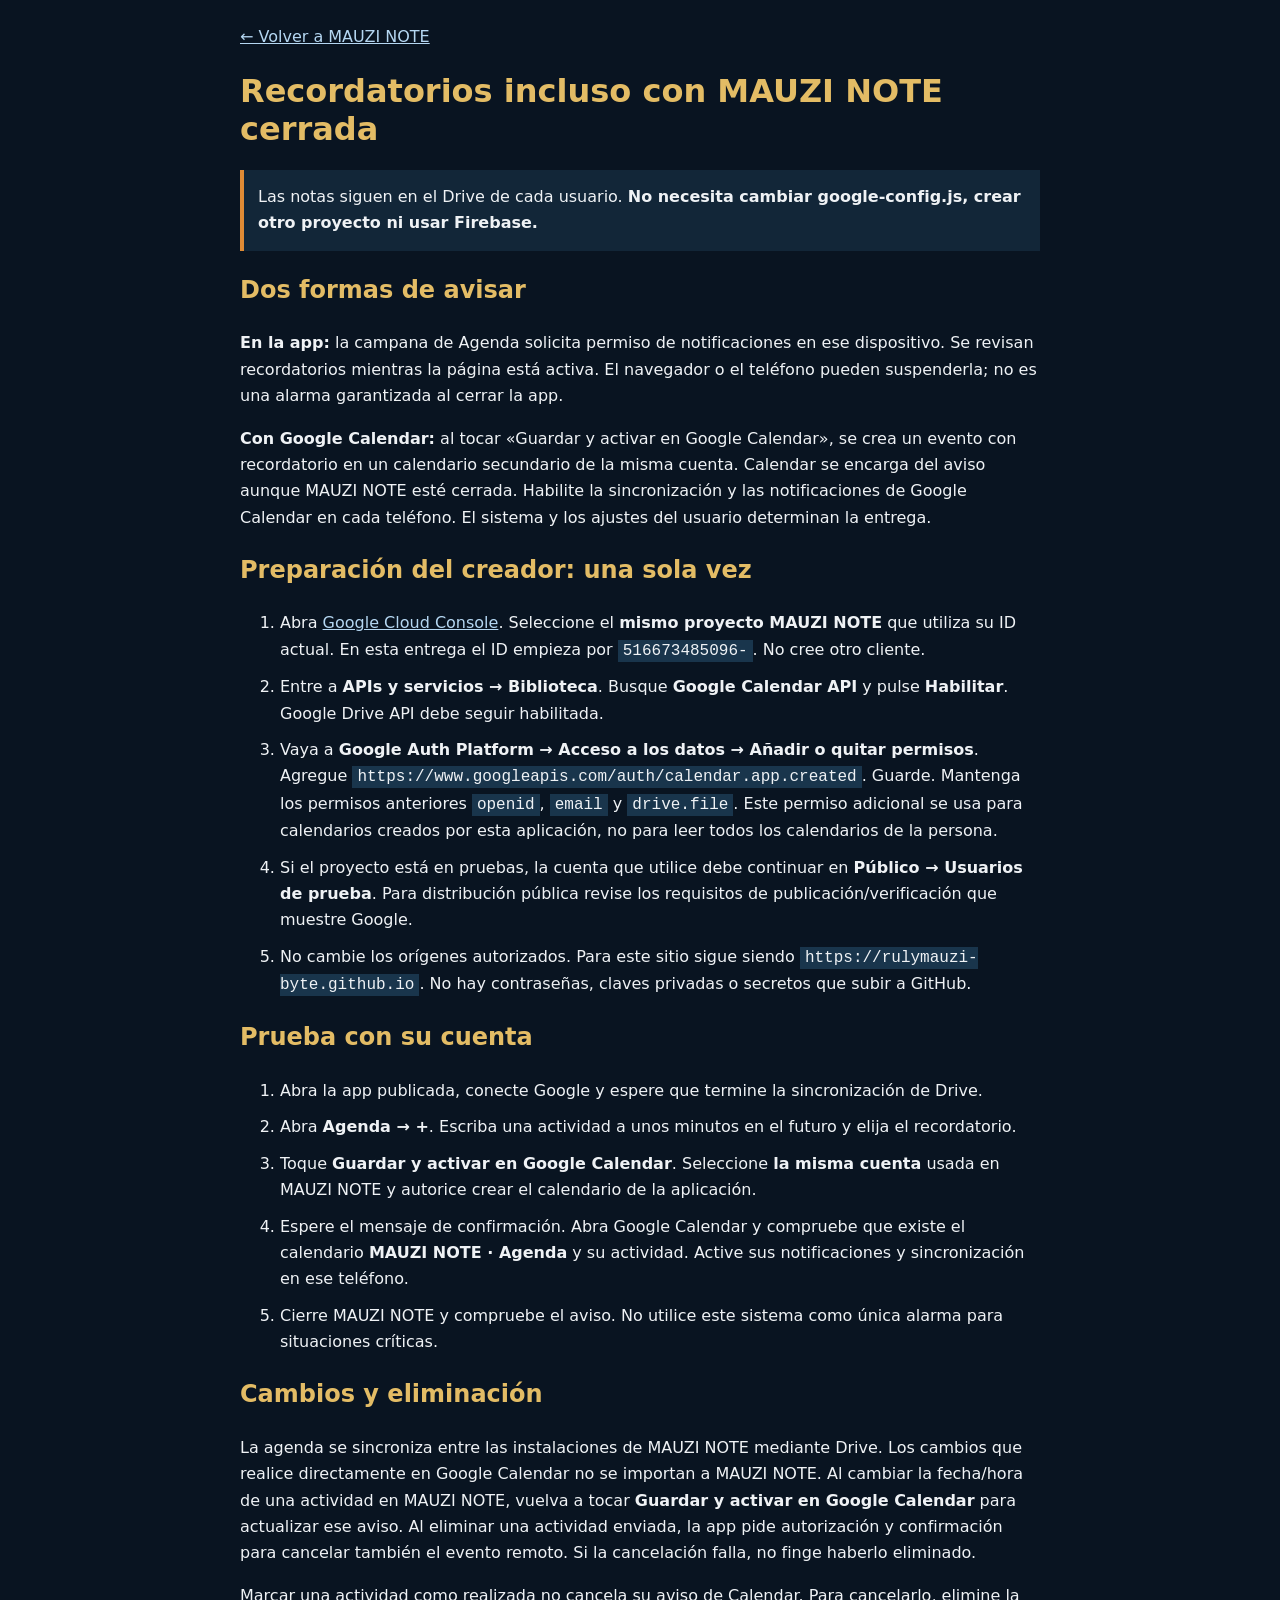
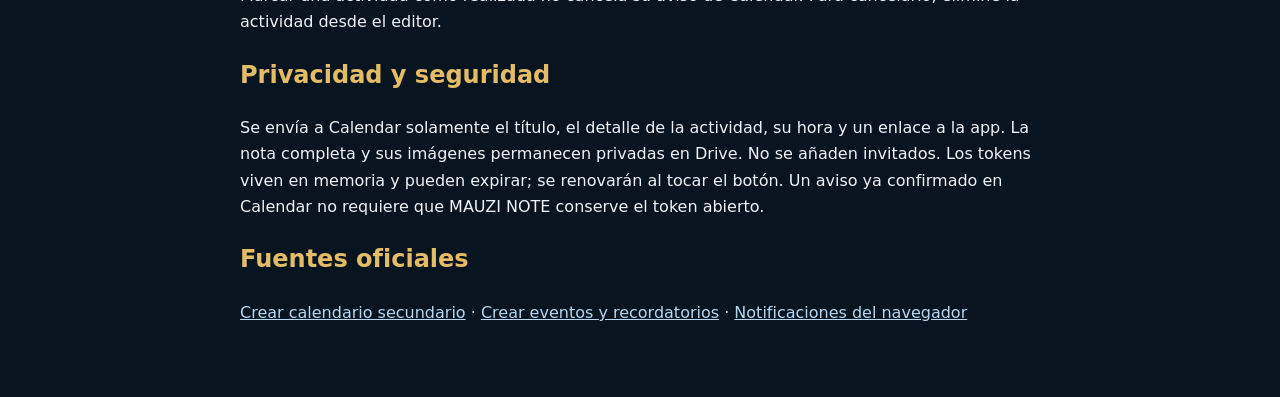
<file: ACTIVAR_RECORDATORIOS.html>
<!doctype html><html lang="es"><meta charset="utf-8"><meta name="viewport" content="width=device-width,initial-scale=1"><title>Activar recordatorios · MAUZI NOTE</title>
<style>body{max-width:800px;margin:auto;padding:24px 20px 60px;background:#091421;color:#eff2f5;font:16px/1.65 system-ui}h1,h2{color:#e3bc65}h1{line-height:1.2}a{color:#b5d7f2}code{overflow-wrap:anywhere;background:#19354c;padding:2px 5px}.box{border-left:4px solid #df8b35;background:#122638;padding:14px;margin:20px 0}li{margin:10px 0}button{background:#c7872f;color:#101b29;border:0;border-radius:8px;padding:10px;font:700 14px system-ui}</style>
<a href="./index.html">← Volver a MAUZI NOTE</a><h1>Recordatorios incluso con MAUZI NOTE cerrada</h1>
<div class="box">Las notas siguen en el Drive de cada usuario. <strong>No necesita cambiar google-config.js, crear otro proyecto ni usar Firebase.</strong></div>
<h2>Dos formas de avisar</h2><p><b>En la app:</b> la campana de Agenda solicita permiso de notificaciones en ese dispositivo. Se revisan recordatorios mientras la página está activa. El navegador o el teléfono pueden suspenderla; no es una alarma garantizada al cerrar la app.</p><p><b>Con Google Calendar:</b> al tocar «Guardar y activar en Google Calendar», se crea un evento con recordatorio en un calendario secundario de la misma cuenta. Calendar se encarga del aviso aunque MAUZI NOTE esté cerrada. Habilite la sincronización y las notificaciones de Google Calendar en cada teléfono. El sistema y los ajustes del usuario determinan la entrega.</p>
<h2>Preparación del creador: una sola vez</h2><ol>
<li>Abra <a target="_blank" rel="noopener" href="https://console.cloud.google.com/">Google Cloud Console</a>. Seleccione el <b>mismo proyecto MAUZI NOTE</b> que utiliza su ID actual. En esta entrega el ID empieza por <code>516673485096-</code>. No cree otro cliente.</li>
<li>Entre a <b>APIs y servicios → Biblioteca</b>. Busque <b>Google Calendar API</b> y pulse <b>Habilitar</b>. Google Drive API debe seguir habilitada.</li>
<li>Vaya a <b>Google Auth Platform → Acceso a los datos → Añadir o quitar permisos</b>. Agregue <code>https://www.googleapis.com/auth/calendar.app.created</code>. Guarde. Mantenga los permisos anteriores <code>openid</code>, <code>email</code> y <code>drive.file</code>. Este permiso adicional se usa para calendarios creados por esta aplicación, no para leer todos los calendarios de la persona.</li>
<li>Si el proyecto está en pruebas, la cuenta que utilice debe continuar en <b>Público → Usuarios de prueba</b>. Para distribución pública revise los requisitos de publicación/verificación que muestre Google.</li>
<li>No cambie los orígenes autorizados. Para este sitio sigue siendo <code>https://rulymauzi-byte.github.io</code>. No hay contraseñas, claves privadas o secretos que subir a GitHub.</li>
</ol>
<h2>Prueba con su cuenta</h2><ol><li>Abra la app publicada, conecte Google y espere que termine la sincronización de Drive.</li><li>Abra <b>Agenda → +</b>. Escriba una actividad a unos minutos en el futuro y elija el recordatorio.</li><li>Toque <b>Guardar y activar en Google Calendar</b>. Seleccione <b>la misma cuenta</b> usada en MAUZI NOTE y autorice crear el calendario de la aplicación.</li><li>Espere el mensaje de confirmación. Abra Google Calendar y compruebe que existe el calendario <b>MAUZI NOTE · Agenda</b> y su actividad. Active sus notificaciones y sincronización en ese teléfono.</li><li>Cierre MAUZI NOTE y compruebe el aviso. No utilice este sistema como única alarma para situaciones críticas.</li></ol>
<h2>Cambios y eliminación</h2><p>La agenda se sincroniza entre las instalaciones de MAUZI NOTE mediante Drive. Los cambios que realice directamente en Google Calendar no se importan a MAUZI NOTE. Al cambiar la fecha/hora de una actividad en MAUZI NOTE, vuelva a tocar <b>Guardar y activar en Google Calendar</b> para actualizar ese aviso. Al eliminar una actividad enviada, la app pide autorización y confirmación para cancelar también el evento remoto. Si la cancelación falla, no finge haberlo eliminado.</p><p>Marcar una actividad como realizada no cancela su aviso de Calendar. Para cancelarlo, elimine la actividad desde el editor.</p>
<h2>Privacidad y seguridad</h2><p>Se envía a Calendar solamente el título, el detalle de la actividad, su hora y un enlace a la app. La nota completa y sus imágenes permanecen privadas en Drive. No se añaden invitados. Los tokens viven en memoria y pueden expirar; se renovarán al tocar el botón. Un aviso ya confirmado en Calendar no requiere que MAUZI NOTE conserve el token abierto.</p>
<h2>Fuentes oficiales</h2><p><a href="https://developers.google.com/workspace/calendar/api/v3/reference/calendars/insert" target="_blank" rel="noopener">Crear calendario secundario</a> · <a href="https://developers.google.com/workspace/calendar/api/v3/reference/events/insert" target="_blank" rel="noopener">Crear eventos y recordatorios</a> · <a href="https://developer.mozilla.org/en-US/docs/Web/API/Notifications_API" target="_blank" rel="noopener">Notificaciones del navegador</a></p>
</html>
</file>
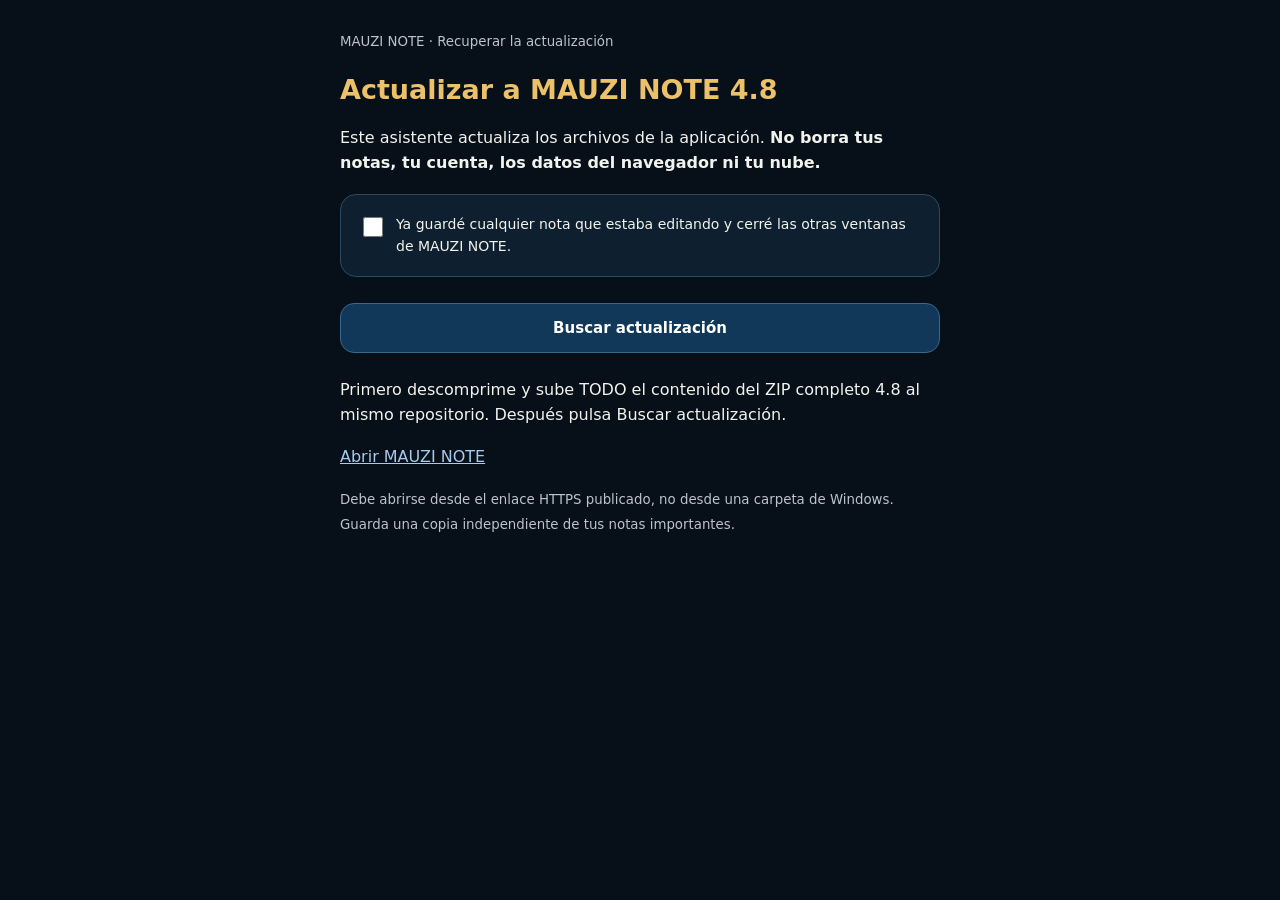
<file: ACTUALIZAR.html>
<!doctype html><html lang="es"><head><meta charset="utf-8"><meta name="viewport" content="width=device-width,initial-scale=1"><meta name="theme-color" content="#0c2135"><title>Actualizar MAUZI NOTE</title><style>
*{box-sizing:border-box}body{margin:0;background:#070f19;color:#f3f3ed;font:16px/1.6 system-ui,sans-serif}main{max-width:640px;margin:auto;padding:28px 20px 55px}h1{color:#ebc16a;font-size:27px;line-height:1.3}a{color:#a4caee}button{width:100%;border:1px solid #38698c;border-radius:14px;padding:15px;background:#123859;color:#fff;font:700 15px system-ui;cursor:pointer;margin:8px 0}button:disabled{opacity:.5;cursor:default}.panel{padding:18px;background:#0e2030;border-radius:16px;border:1px solid #294c65;margin:18px 0}label{display:flex;gap:10px;align-items:start;font-size:14px}input{min-width:20px;height:20px;margin-top:4px}small{color:#bcc3ce}#state{white-space:pre-line;overflow-wrap:anywhere}[hidden]{display:none!important}</style></head><body><main>
<small>MAUZI NOTE · Recuperar la actualización</small><h1>Actualizar a MAUZI NOTE 4.8</h1>
<p>Este asistente actualiza los archivos de la aplicación. <strong>No borra tus notas, tu cuenta, los datos del navegador ni tu nube.</strong></p>
<div class="panel"><label><input id="saved" type="checkbox"><span>Ya guardé cualquier nota que estaba editando y cerré las otras ventanas de MAUZI NOTE.</span></label></div>
<button id="check" type="button">Buscar actualización</button><p id="state" role="status">Primero descomprime y sube TODO el contenido del ZIP completo 4.8 al mismo repositorio. Después pulsa Buscar actualización.</p>
<button id="apply" type="button" hidden disabled>Aplicar y abrir MAUZI NOTE</button>
<p><a href="./">Abrir MAUZI NOTE</a></p><small>Debe abrirse desde el enlace HTTPS publicado, no desde una carpeta de Windows. Guarda una copia independiente de tus notas importantes.</small>
<script>
(()=>{'use strict';
 const $=id=>document.getElementById(id);let reg=null,target=null;
 function controls(){ $('apply').disabled=!$('saved').checked; }
 function display(){target=reg?.waiting||reg?.active;if(reg?.waiting){$('apply').hidden=false;$('state').textContent='La actualización está descargada. Marca la casilla y pulsa Aplicar.';}else if(reg?.installing){$('state').textContent='Descargando los archivos y las Biblias. Mantén internet activo…';const w=reg.installing;w.addEventListener('statechange',()=>{if(w.state==='redundant')$('state').textContent='Faltan archivos o se interrumpió la descarga. Revisa que subiste todo el ZIP. No borres los datos.';else display();});}else if(reg?.active){$('apply').hidden=false;$('state').textContent='Hay una versión activa. Marca la casilla y pulsa el botón para abrirla.';}controls();}
 $('saved').onchange=controls;
 $('check').onclick=async()=>{if(!window.isSecureContext||!('serviceWorker'in navigator)||location.protocol==='file:'){ $('state').textContent='Abre este asistente desde https://rulymauzi-byte.github.io/MAUZI-NOTE/ACTUALIZAR.html';return;} $('check').disabled=true;$('state').textContent='Comprobando…';try{reg=await navigator.serviceWorker.register('./sw.js',{scope:'./',updateViaCache:'none'});reg.addEventListener('updatefound',display);await reg.update();display();}catch(e){$('state').textContent='No se pudo comprobar. Mantén internet activo y verifica que sw.js esté publicado. '+e.message;}finally{$('check').disabled=false;}};
 $('apply').onclick=()=>{if(!$('saved').checked||!reg)return;const waiting=reg.waiting;if(!waiting){location.replace('./');return;}$('apply').disabled=true;$('state').textContent='Aplicando…';let done=false;function open(){if(done)return;done=true;location.replace('./');}navigator.serviceWorker.addEventListener('controllerchange',open,{once:true});waiting.addEventListener('statechange',()=>{if(waiting.state==='activated')open();});waiting.postMessage({type:'SKIP_WAITING'});setTimeout(()=>{if(!done){$('state').textContent='La actualización se solicitó. Cierra las demás ventanas y vuelve a pulsar el botón.';$('apply').disabled=false;}},15000);};
})();
</script></main></body></html>
</file>
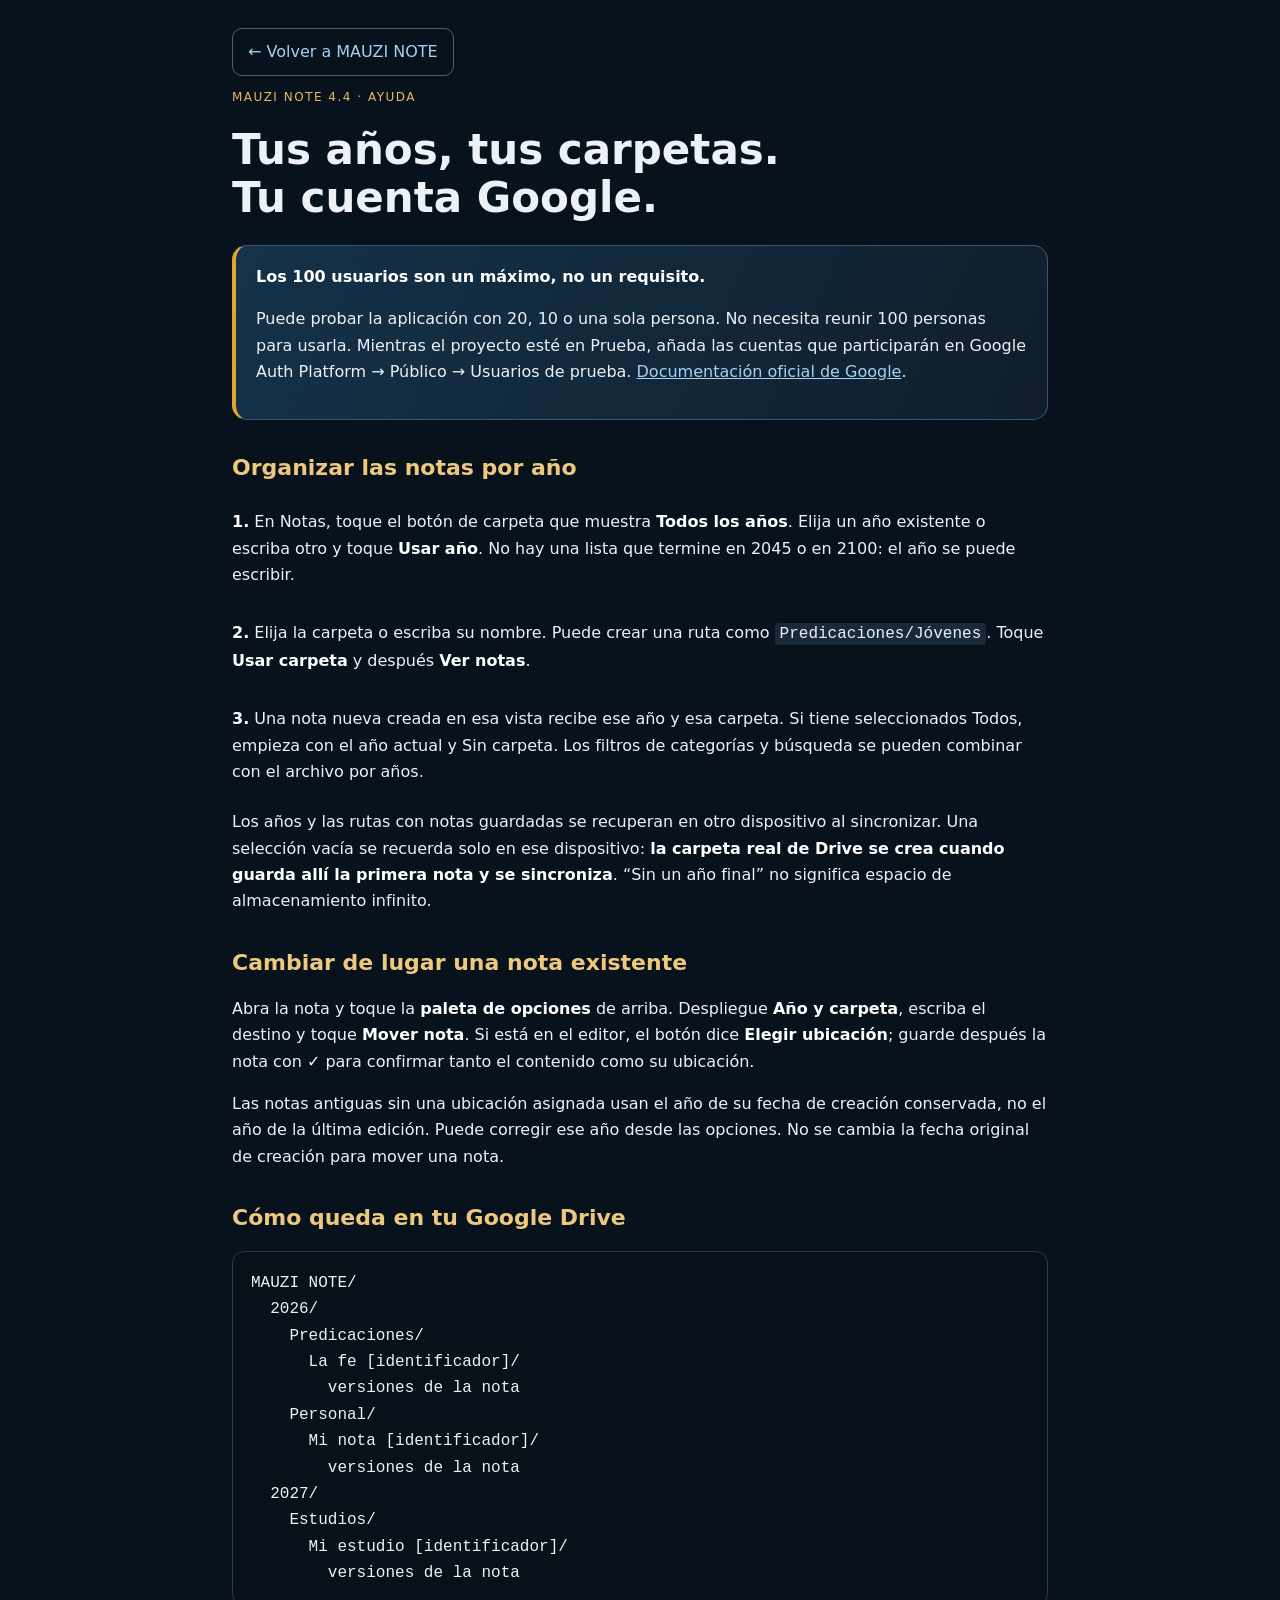
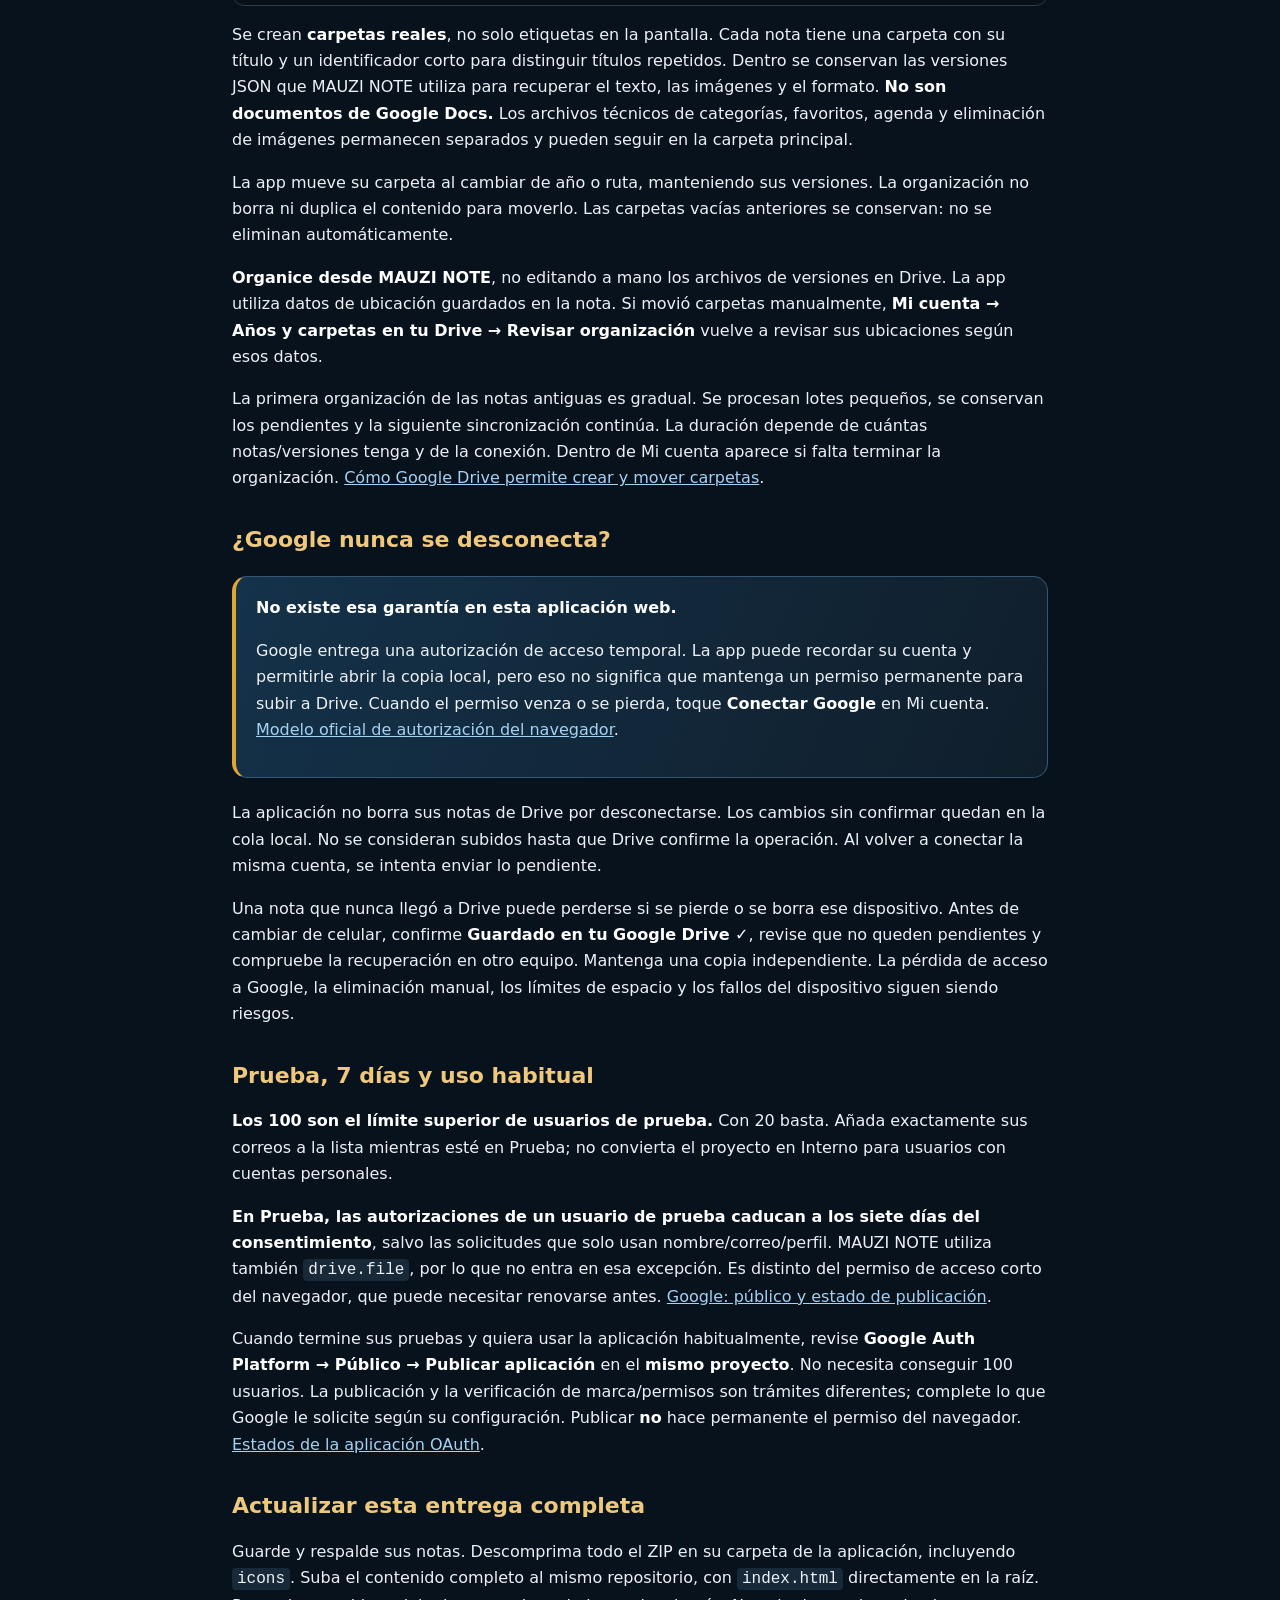
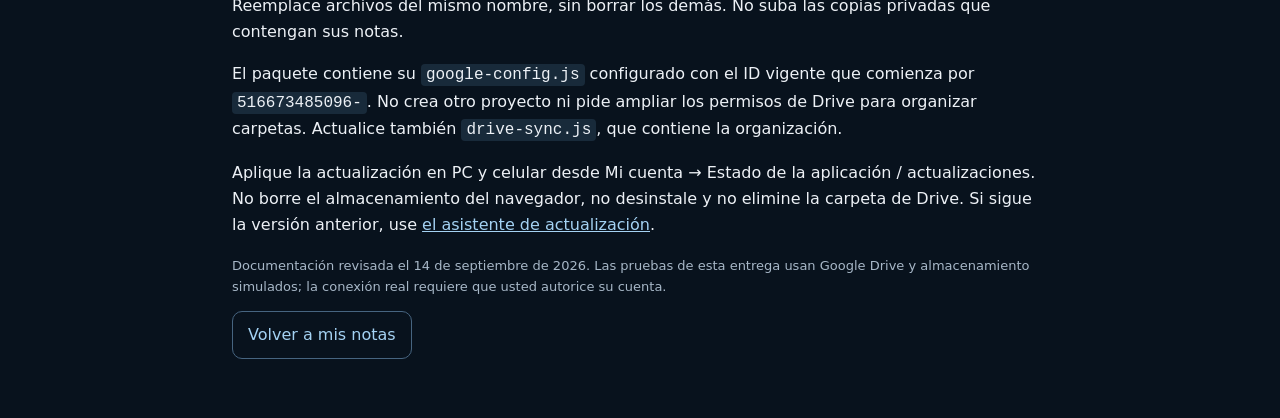
<file: AYUDA_GOOGLE_Y_CARPETAS.html>
<!doctype html>
<html lang="es"><head><meta charset="utf-8"><meta name="viewport" content="width=device-width, initial-scale=1"><meta name="theme-color" content="#0b1824"><title>Años, carpetas y Google · MAUZI NOTE</title>
<style>*{box-sizing:border-box}body{margin:0;background:#08121d;color:#edf1f6;font:16px/1.65 system-ui,sans-serif}main{max-width:860px;margin:auto;padding:28px 22px 65px}h1{font-size:clamp(28px,6vw,42px);line-height:1.15;margin:18px 0}h2{color:#edc87d;font-size:22px;line-height:1.3;margin-top:34px}h3{font-size:17px}a{color:#a4d2f3;overflow-wrap:anywhere}code{background:#182a3a;padding:2px 5px;border-radius:4px;overflow-wrap:anywhere}.box{padding:18px 20px;border:1px solid #365773;border-radius:15px;margin:22px 0;background:linear-gradient(115deg,#14324a,#101e2b)}.key{border-left:4px solid #dfa637}pre{overflow:auto;border-radius:12px;padding:18px;background:#08101a;border:1px solid #283c4f;line-height:1.65}.small{color:#a7b7c7;font-size:13px}.eyebrow{font-size:12px;letter-spacing:1.5px;color:#e6b962}.steps p{padding:8px 0}strong{color:#fff}li{margin:10px 0}.back{display:inline-flex;padding:10px 15px;border:1px solid #466480;border-radius:10px;text-decoration:none}</style></head><body><main>
<a href="./index.html" class="back">← Volver a MAUZI NOTE</a><p class="eyebrow">MAUZI NOTE 4.4 · AYUDA</p><h1>Tus años, tus carpetas.<br>Tu cuenta Google.</h1>
<div class="box key"><strong>Los 100 usuarios son un máximo, no un requisito.</strong><p>Puede probar la aplicación con 20, 10 o una sola persona. No necesita reunir 100 personas para usarla. Mientras el proyecto esté en Prueba, añada las cuentas que participarán en Google Auth Platform → Público → Usuarios de prueba. <a href="https://support.google.com/cloud/answer/15549945?hl=es" target="_blank" rel="noopener">Documentación oficial de Google</a>.</p></div>
<h2>Organizar las notas por año</h2><div class="steps"><p><strong>1.</strong> En Notas, toque el botón de carpeta que muestra <strong>Todos los años</strong>. Elija un año existente o escriba otro y toque <strong>Usar año</strong>. No hay una lista que termine en 2045 o en 2100: el año se puede escribir.</p><p><strong>2.</strong> Elija la carpeta o escriba su nombre. Puede crear una ruta como <code>Predicaciones/Jóvenes</code>. Toque <strong>Usar carpeta</strong> y después <strong>Ver notas</strong>.</p><p><strong>3.</strong> Una nota nueva creada en esa vista recibe ese año y esa carpeta. Si tiene seleccionados Todos, empieza con el año actual y Sin carpeta. Los filtros de categorías y búsqueda se pueden combinar con el archivo por años.</p></div>
<p>Los años y las rutas con notas guardadas se recuperan en otro dispositivo al sincronizar. Una selección vacía se recuerda solo en ese dispositivo: <strong>la carpeta real de Drive se crea cuando guarda allí la primera nota y se sincroniza</strong>. “Sin un año final” no significa espacio de almacenamiento infinito.</p>
<h2>Cambiar de lugar una nota existente</h2><p>Abra la nota y toque la <strong>paleta de opciones</strong> de arriba. Despliegue <strong>Año y carpeta</strong>, escriba el destino y toque <strong>Mover nota</strong>. Si está en el editor, el botón dice <strong>Elegir ubicación</strong>; guarde después la nota con <strong>✓</strong> para confirmar tanto el contenido como su ubicación.</p><p>Las notas antiguas sin una ubicación asignada usan el año de su fecha de creación conservada, no el año de la última edición. Puede corregir ese año desde las opciones. No se cambia la fecha original de creación para mover una nota.</p>
<h2>Cómo queda en tu Google Drive</h2><pre>MAUZI NOTE/
  2026/
    Predicaciones/
      La fe [identificador]/
        versiones de la nota
    Personal/
      Mi nota [identificador]/
        versiones de la nota
  2027/
    Estudios/
      Mi estudio [identificador]/
        versiones de la nota</pre><p>Se crean <strong>carpetas reales</strong>, no solo etiquetas en la pantalla. Cada nota tiene una carpeta con su título y un identificador corto para distinguir títulos repetidos. Dentro se conservan las versiones JSON que MAUZI NOTE utiliza para recuperar el texto, las imágenes y el formato. <strong>No son documentos de Google Docs.</strong> Los archivos técnicos de categorías, favoritos, agenda y eliminación de imágenes permanecen separados y pueden seguir en la carpeta principal.</p><p>La app mueve su carpeta al cambiar de año o ruta, manteniendo sus versiones. La organización no borra ni duplica el contenido para moverlo. Las carpetas vacías anteriores se conservan: no se eliminan automáticamente.</p><p><strong>Organice desde MAUZI NOTE</strong>, no editando a mano los archivos de versiones en Drive. La app utiliza datos de ubicación guardados en la nota. Si movió carpetas manualmente, <strong>Mi cuenta → Años y carpetas en tu Drive → Revisar organización</strong> vuelve a revisar sus ubicaciones según esos datos.</p><p>La primera organización de las notas antiguas es gradual. Se procesan lotes pequeños, se conservan los pendientes y la siguiente sincronización continúa. La duración depende de cuántas notas/versiones tenga y de la conexión. Dentro de Mi cuenta aparece si falta terminar la organización. <a href="https://developers.google.com/workspace/drive/api/guides/folder" target="_blank" rel="noopener">Cómo Google Drive permite crear y mover carpetas</a>.</p>
<h2>¿Google nunca se desconecta?</h2><div class="box key"><strong>No existe esa garantía en esta aplicación web.</strong><p>Google entrega una autorización de acceso temporal. La app puede recordar su cuenta y permitirle abrir la copia local, pero eso no significa que mantenga un permiso permanente para subir a Drive. Cuando el permiso venza o se pierda, toque <strong>Conectar Google</strong> en Mi cuenta. <a href="https://developers.google.com/identity/oauth2/web/guides/use-token-model" target="_blank" rel="noopener">Modelo oficial de autorización del navegador</a>.</p></div>
<p>La aplicación no borra sus notas de Drive por desconectarse. Los cambios sin confirmar quedan en la cola local. No se consideran subidos hasta que Drive confirme la operación. Al volver a conectar la misma cuenta, se intenta enviar lo pendiente.</p><p>Una nota que nunca llegó a Drive puede perderse si se pierde o se borra ese dispositivo. Antes de cambiar de celular, confirme <strong>Guardado en tu Google Drive ✓</strong>, revise que no queden pendientes y compruebe la recuperación en otro equipo. Mantenga una copia independiente. La pérdida de acceso a Google, la eliminación manual, los límites de espacio y los fallos del dispositivo siguen siendo riesgos.</p>
<h2>Prueba, 7 días y uso habitual</h2><p><strong>Los 100 son el límite superior de usuarios de prueba.</strong> Con 20 basta. Añada exactamente sus correos a la lista mientras esté en Prueba; no convierta el proyecto en Interno para usuarios con cuentas personales.</p><p><strong>En Prueba, las autorizaciones de un usuario de prueba caducan a los siete días del consentimiento</strong>, salvo las solicitudes que solo usan nombre/correo/perfil. MAUZI NOTE utiliza también <code>drive.file</code>, por lo que no entra en esa excepción. Es distinto del permiso de acceso corto del navegador, que puede necesitar renovarse antes. <a href="https://support.google.com/cloud/answer/15549945?hl=es" target="_blank" rel="noopener">Google: público y estado de publicación</a>.</p>
<p>Cuando termine sus pruebas y quiera usar la aplicación habitualmente, revise <strong>Google Auth Platform → Público → Publicar aplicación</strong> en el <strong>mismo proyecto</strong>. No necesita conseguir 100 usuarios. La publicación y la verificación de marca/permisos son trámites diferentes; complete lo que Google le solicite según su configuración. Publicar <strong>no</strong> hace permanente el permiso del navegador. <a href="https://developers.google.com/identity/protocols/oauth2/production-readiness/overview" target="_blank" rel="noopener">Estados de la aplicación OAuth</a>.</p>
<h2>Actualizar esta entrega completa</h2><p>Guarde y respalde sus notas. Descomprima todo el ZIP en su carpeta de la aplicación, incluyendo <code>icons</code>. Suba el contenido completo al mismo repositorio, con <code>index.html</code> directamente en la raíz. Reemplace archivos del mismo nombre, sin borrar los demás. No suba las copias privadas que contengan sus notas.</p><p>El paquete contiene su <code>google-config.js</code> configurado con el ID vigente que comienza por <code>516673485096-</code>. No crea otro proyecto ni pide ampliar los permisos de Drive para organizar carpetas. Actualice también <code>drive-sync.js</code>, que contiene la organización.</p><p>Aplique la actualización en PC y celular desde Mi cuenta → Estado de la aplicación / actualizaciones. No borre el almacenamiento del navegador, no desinstale y no elimine la carpeta de Drive. Si sigue la versión anterior, use <a href="./ACTUALIZAR.html">el asistente de actualización</a>.</p>
<p class="small">Documentación revisada el 14 de septiembre de 2026. Las pruebas de esta entrega usan Google Drive y almacenamiento simulados; la conexión real requiere que usted autorice su cuenta.</p><a href="./index.html" class="back">Volver a mis notas</a>
</main></body></html>
</file>
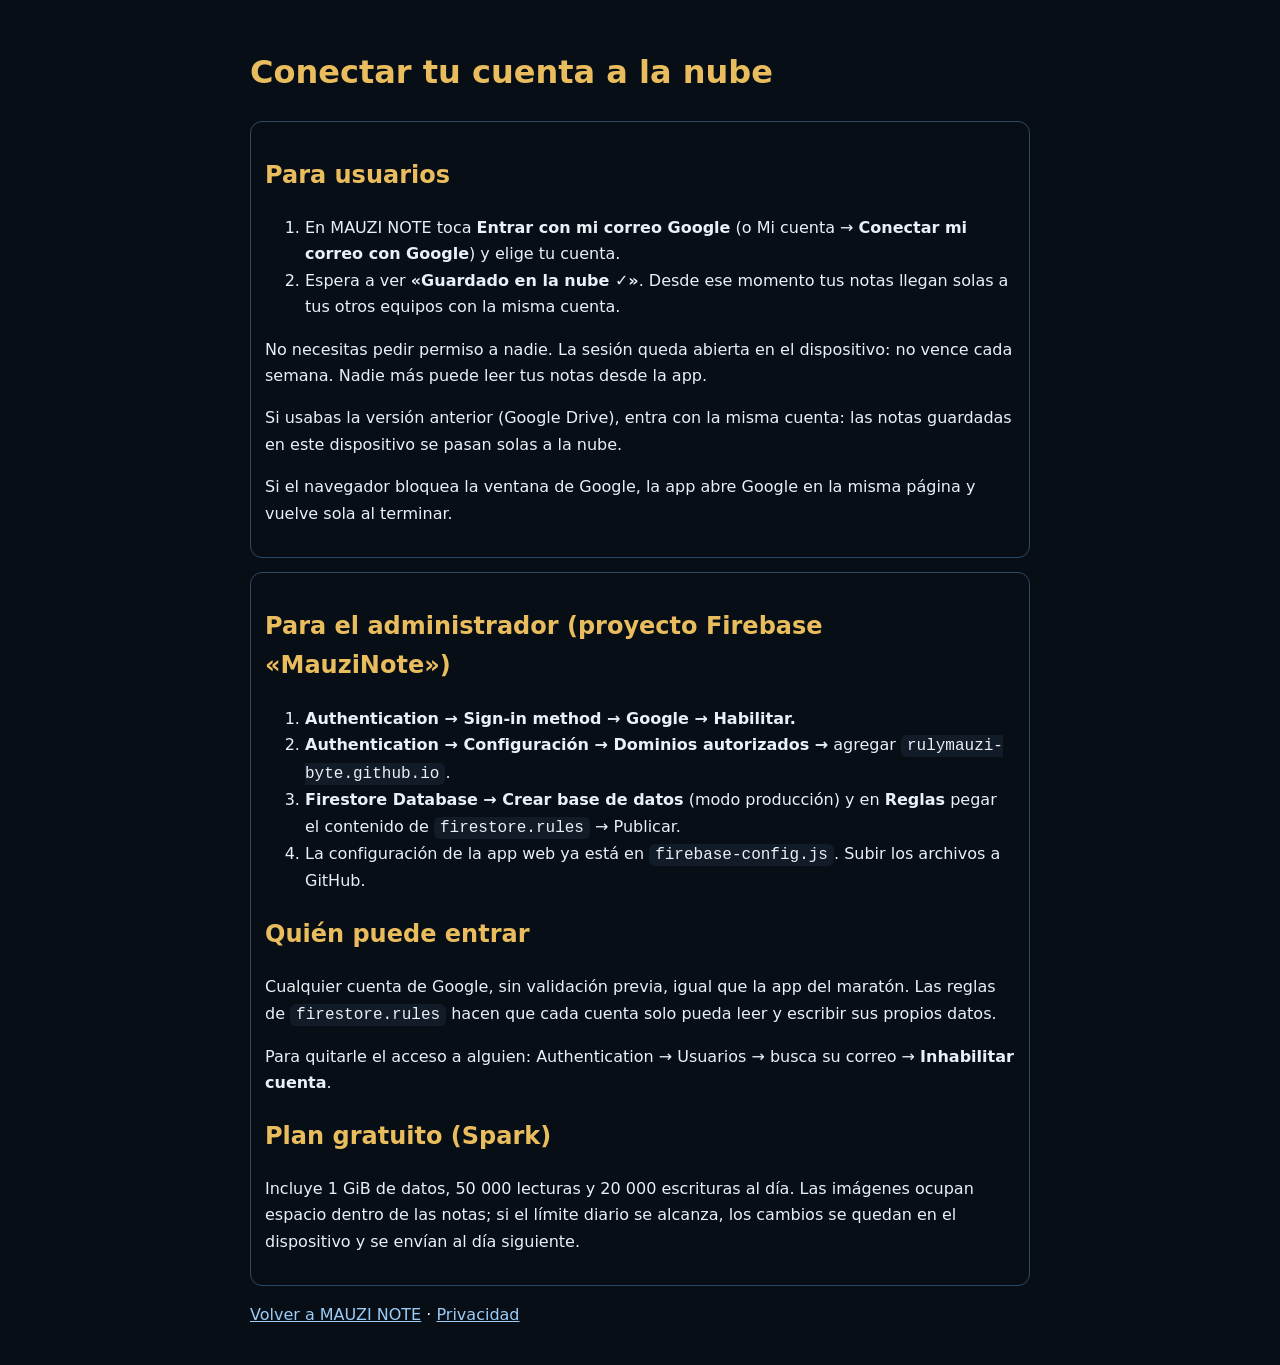
<file: CONFIGURAR_FIREBASE.html>
<!doctype html><html lang="es"><meta charset="utf-8"><meta name="viewport" content="width=device-width,initial-scale=1"><title>Conectar tu cuenta · MAUZI NOTE</title><style>body{max-width:780px;margin:auto;padding:25px;background:#080e15;color:#e9f0f7;font:16px/1.65 system-ui}h1,h2{color:#e9bd5d}a{color:#9bcdf8}code,pre{background:#111c28;padding:2px 6px;border-radius:6px;overflow-wrap:anywhere}pre{padding:12px;white-space:pre-wrap}.box{border:1px solid #2c4a66;border-radius:12px;padding:14px;margin:14px 0}</style>
<h1>Conectar tu cuenta a la nube</h1>
<div class="box"><h2>Para usuarios</h2>
<ol>
<li>En MAUZI NOTE toca <strong>Entrar con mi correo Google</strong> (o Mi cuenta → <strong>Conectar mi correo con Google</strong>) y elige tu cuenta.</li>
<li>Espera a ver <strong>«Guardado en la nube ✓»</strong>. Desde ese momento tus notas llegan solas a tus otros equipos con la misma cuenta.</li>
</ol>
<p>No necesitas pedir permiso a nadie. La sesión queda abierta en el dispositivo: no vence cada semana. Nadie más puede leer tus notas desde la app.</p>
<p>Si usabas la versión anterior (Google Drive), entra con la misma cuenta: las notas guardadas en este dispositivo se pasan solas a la nube.</p>
<p>Si el navegador bloquea la ventana de Google, la app abre Google en la misma página y vuelve sola al terminar.</p>
</div>
<div class="box"><h2>Para el administrador (proyecto Firebase «MauziNote»)</h2>
<ol>
<li><strong>Authentication → Sign-in method → Google → Habilitar.</strong></li>
<li><strong>Authentication → Configuración → Dominios autorizados →</strong> agregar <code>rulymauzi-byte.github.io</code>.</li>
<li><strong>Firestore Database → Crear base de datos</strong> (modo producción) y en <strong>Reglas</strong> pegar el contenido de <code>firestore.rules</code> → Publicar.</li>
<li>La configuración de la app web ya está en <code>firebase-config.js</code>. Subir los archivos a GitHub.</li>
</ol>
<h2>Quién puede entrar</h2>
<p>Cualquier cuenta de Google, sin validación previa, igual que la app del maratón. Las reglas de <code>firestore.rules</code> hacen que cada cuenta solo pueda leer y escribir sus propios datos.</p>
<p>Para quitarle el acceso a alguien: Authentication → Usuarios → busca su correo → <strong>Inhabilitar cuenta</strong>.</p>
<h2>Plan gratuito (Spark)</h2>
<p>Incluye 1 GiB de datos, 50 000 lecturas y 20 000 escrituras al día. Las imágenes ocupan espacio dentro de las notas; si el límite diario se alcanza, los cambios se quedan en el dispositivo y se envían al día siguiente.</p>
</div>
<p><a href="./index.html">Volver a MAUZI NOTE</a> · <a href="./PRIVACIDAD.html">Privacidad</a></p></html>
</file>
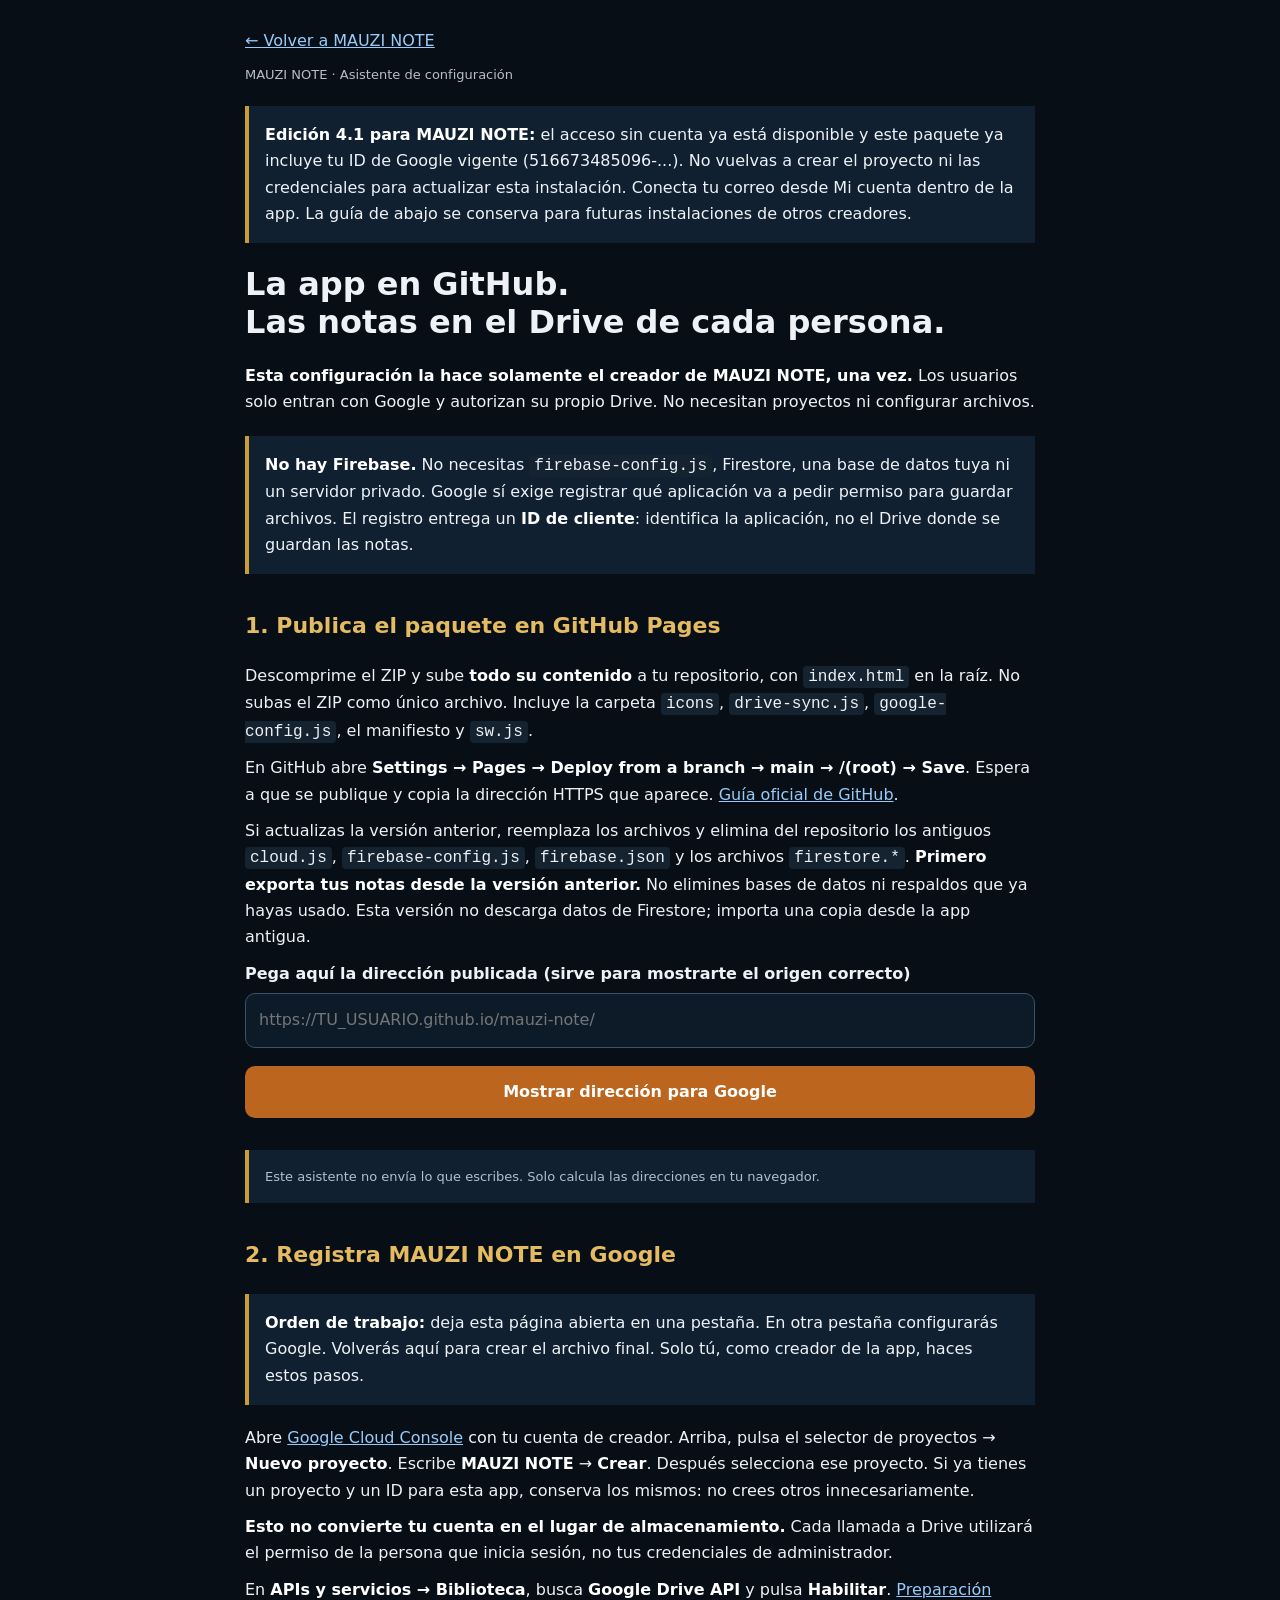
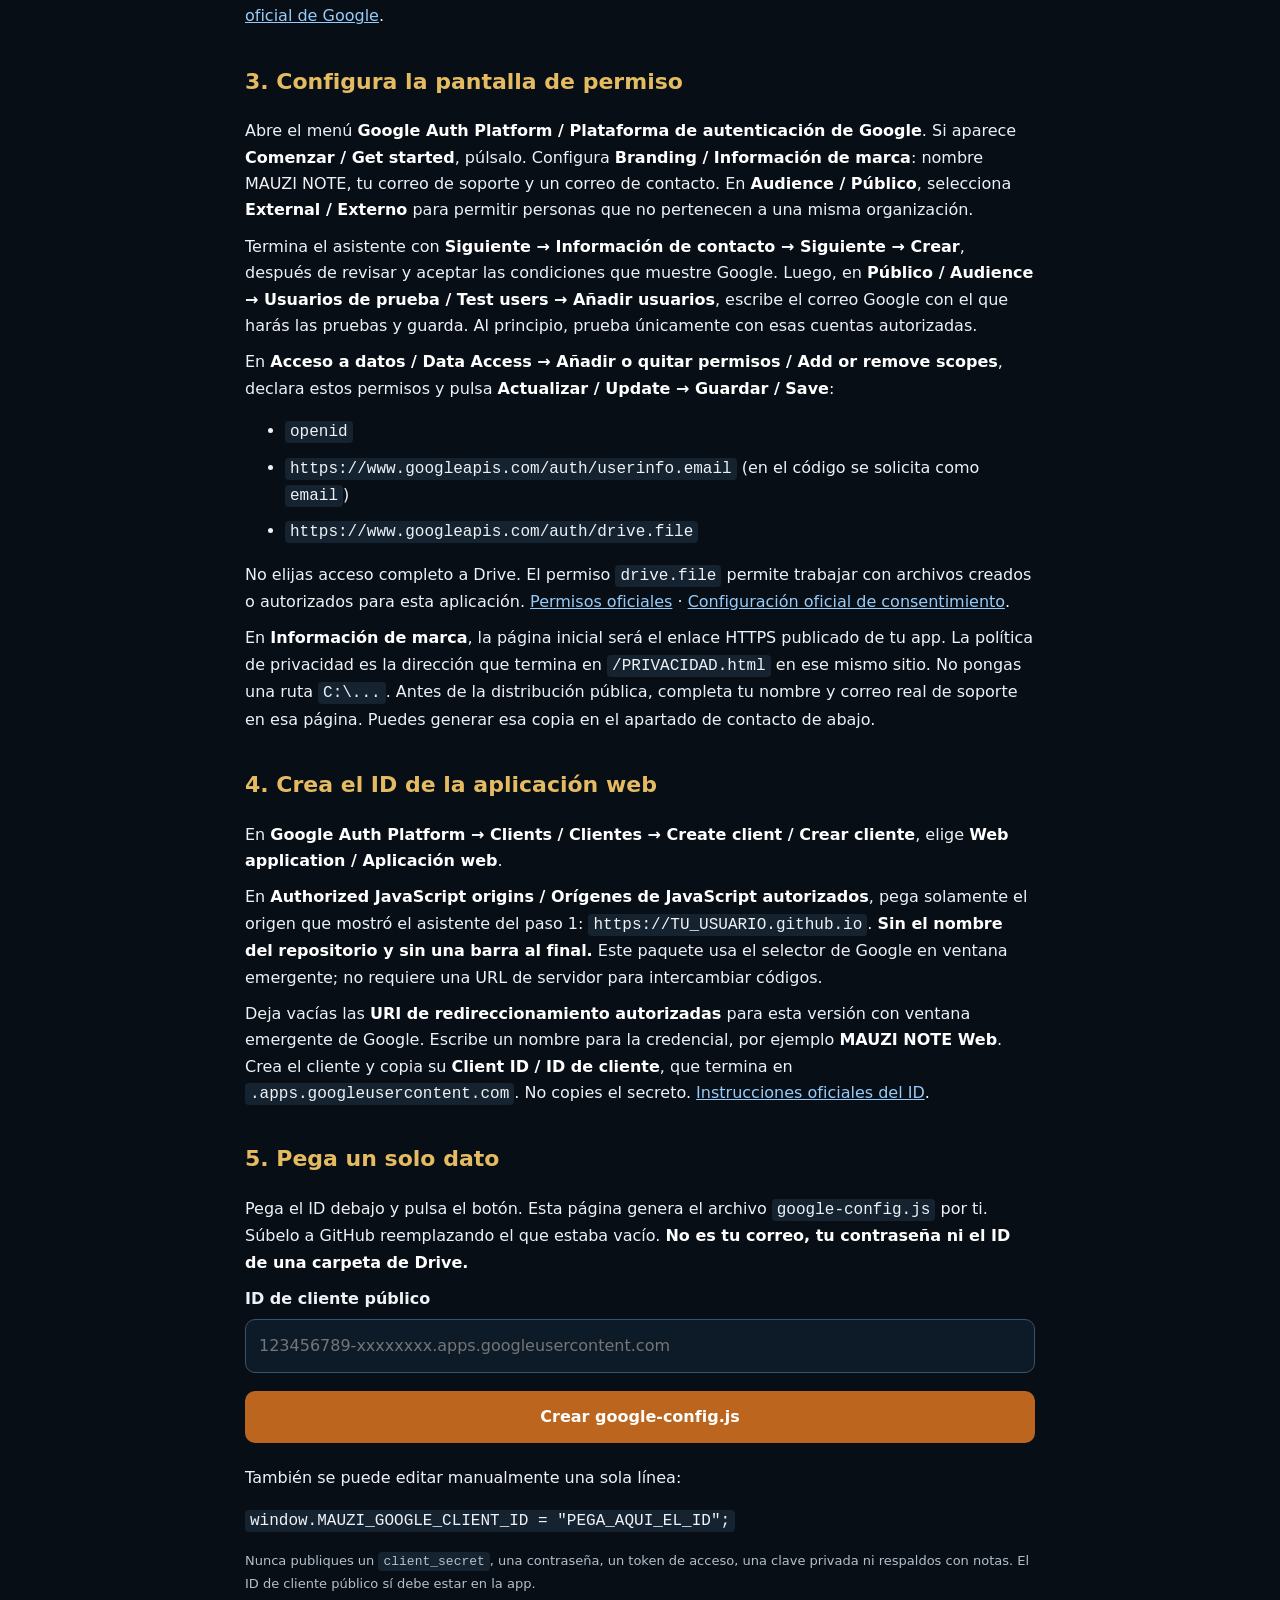
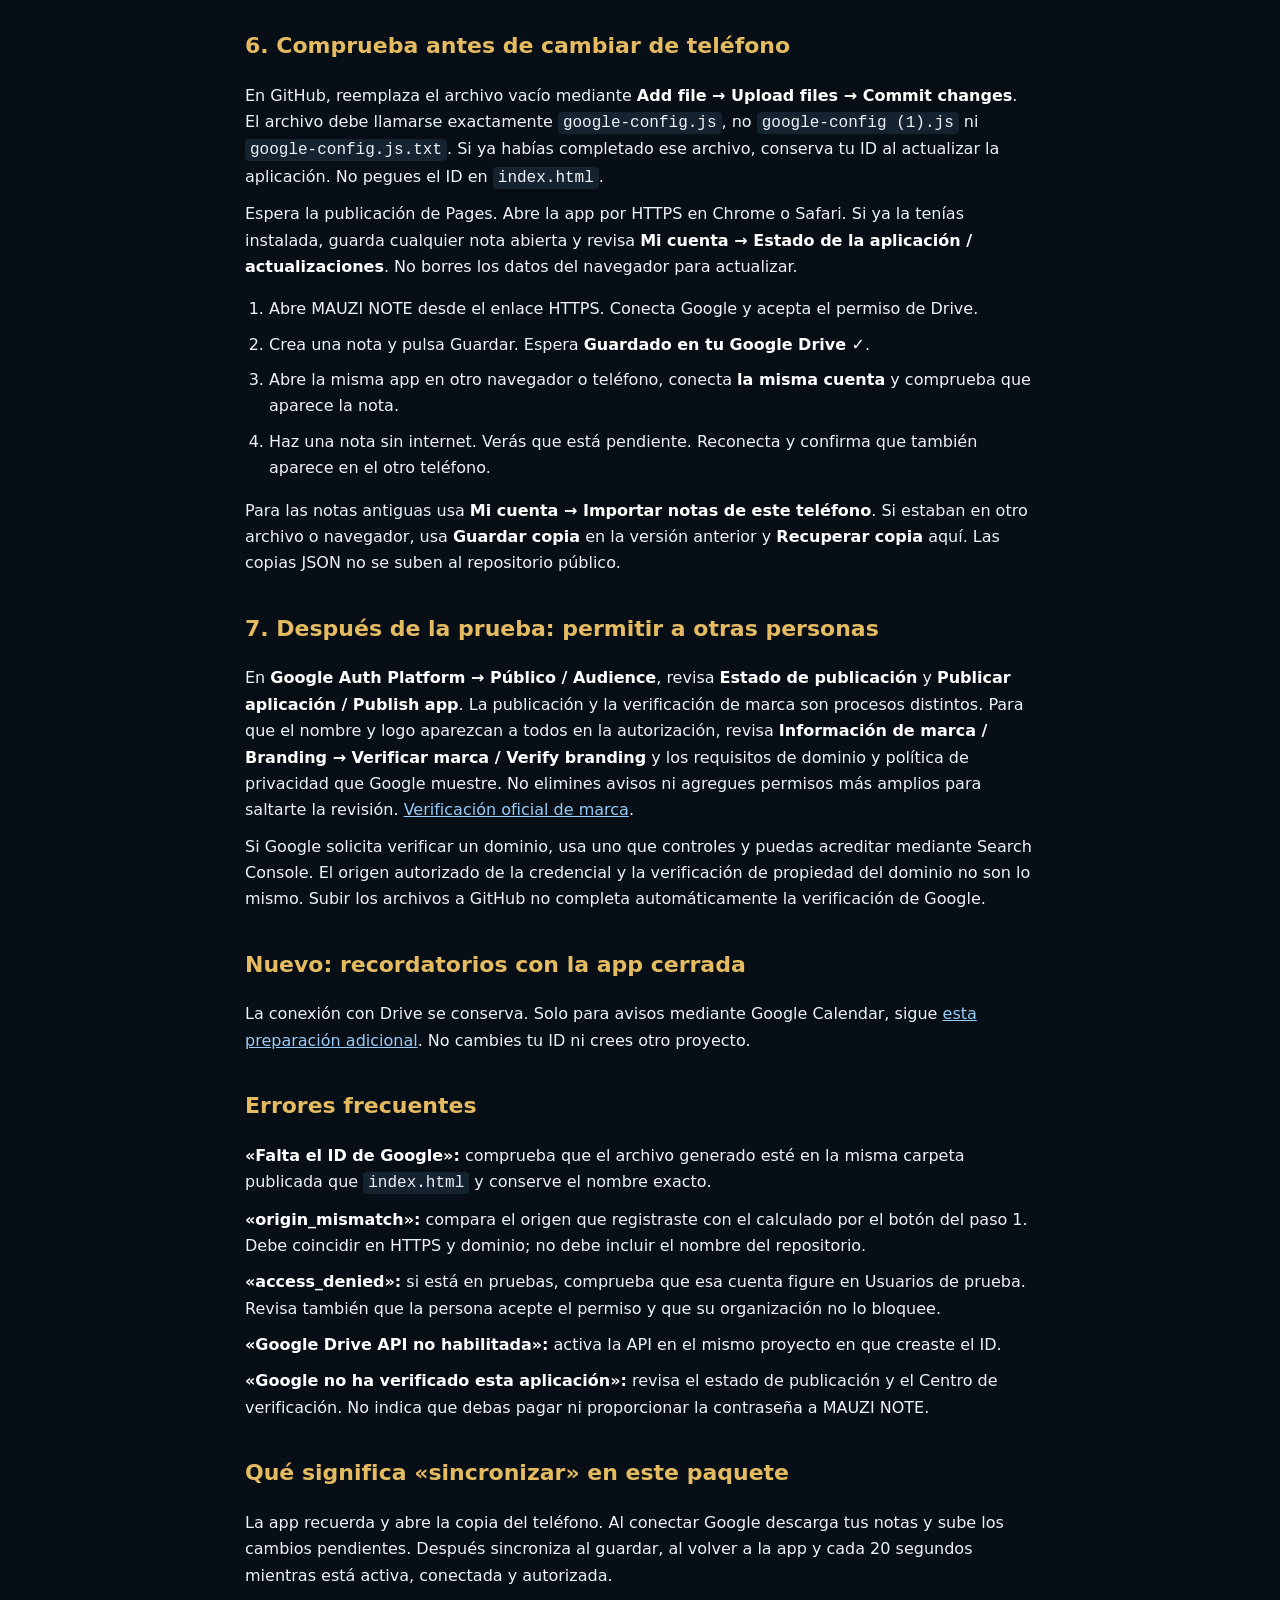
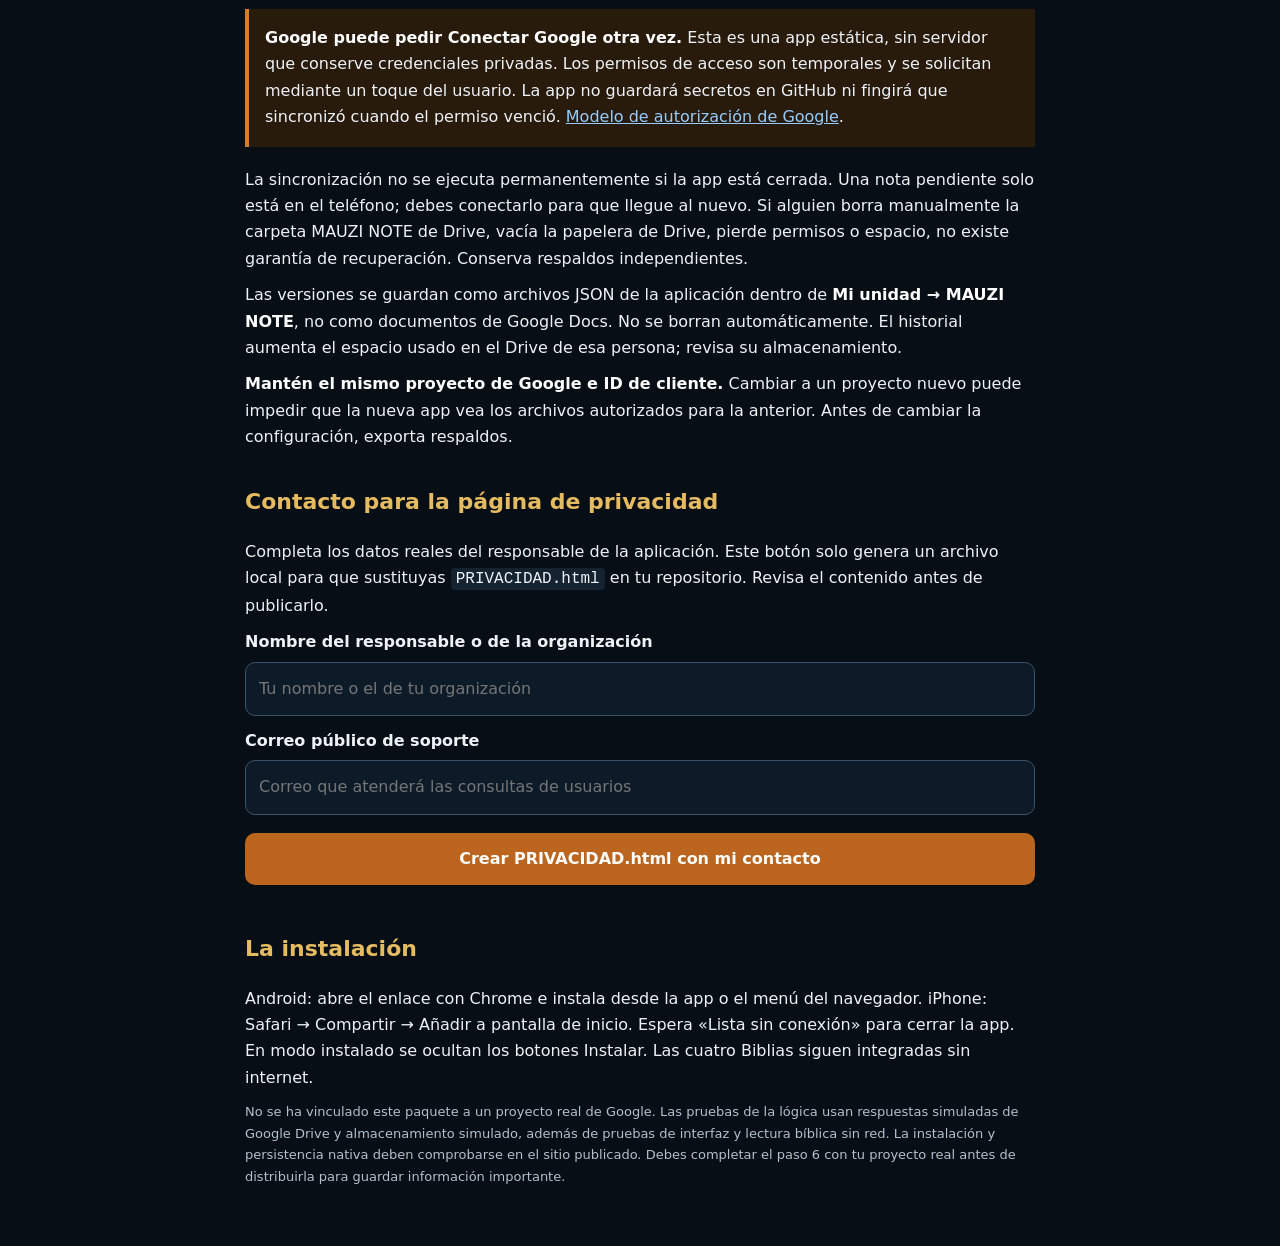
<file: CONFIGURAR_GOOGLE.html>
<!doctype html><html lang="es"><meta charset="utf-8"><meta name="viewport" content="width=device-width,initial-scale=1"><title>Conectar Google Drive · MAUZI NOTE</title>
<style>*{box-sizing:border-box}body{margin:0;background:#080e15;color:#eef2f7;font:16px/1.65 system-ui,sans-serif}main{max-width:830px;margin:auto;padding:28px 20px 70px}h1{font-size:32px;line-height:1.2}h2{font-size:22px;margin-top:34px;color:#e4bb61}h3{font-size:17px}a{color:#97ccfa}p{margin:10px 0}strong{color:#fff}code{background:#152330;padding:2px 5px;border-radius:4px;overflow-wrap:anywhere}input,button{font:inherit;width:100%;padding:13px;border-radius:10px;margin:6px 0 12px}input{background:#0d1b29;color:#fff;border:1px solid #39536a}button{border:0;background:#bc651e;color:white;font-weight:700;cursor:pointer}.box{background:#102030;border-left:4px solid #ca9c37;padding:16px;margin:20px 0}.warn{background:#281b0c;border-color:#d67d29}.small{font-size:13px;color:#b3c0cc}li{margin:9px 0}label{display:block;font-weight:700}ol{padding-left:24px}#out{overflow-wrap:anywhere;white-space:pre-wrap}</style>
<main><a href="./index.html">← Volver a MAUZI NOTE</a><p class="small">MAUZI NOTE · Asistente de configuración</p><div class="box"><strong>Edición 4.1 para MAUZI NOTE:</strong> el acceso sin cuenta ya está disponible y este paquete ya incluye tu ID de Google vigente (516673485096-...). No vuelvas a crear el proyecto ni las credenciales para actualizar esta instalación. Conecta tu correo desde Mi cuenta dentro de la app. La guía de abajo se conserva para futuras instalaciones de otros creadores.</div><h1>La app en GitHub.<br>Las notas en el Drive de cada persona.</h1>
<p><strong>Esta configuración la hace solamente el creador de MAUZI NOTE, una vez.</strong> Los usuarios solo entran con Google y autorizan su propio Drive. No necesitan proyectos ni configurar archivos.</p>
<div class="box"><strong>No hay Firebase.</strong> No necesitas <code>firebase-config.js</code>, Firestore, una base de datos tuya ni un servidor privado. Google sí exige registrar qué aplicación va a pedir permiso para guardar archivos. El registro entrega un <strong>ID de cliente</strong>: identifica la aplicación, no el Drive donde se guardan las notas.</div>
<h2>1. Publica el paquete en GitHub Pages</h2>
<p>Descomprime el ZIP y sube <strong>todo su contenido</strong> a tu repositorio, con <code>index.html</code> en la raíz. No subas el ZIP como único archivo. Incluye la carpeta <code>icons</code>, <code>drive-sync.js</code>, <code>google-config.js</code>, el manifiesto y <code>sw.js</code>.</p>
<p>En GitHub abre <strong>Settings → Pages → Deploy from a branch → main → /(root) → Save</strong>. Espera a que se publique y copia la dirección HTTPS que aparece. <a href="https://docs.github.com/es/pages/getting-started-with-github-pages/configuring-a-publishing-source-for-your-github-pages-site" target="_blank" rel="noopener">Guía oficial de GitHub</a>.</p>
<p>Si actualizas la versión anterior, reemplaza los archivos y elimina del repositorio los antiguos <code>cloud.js</code>, <code>firebase-config.js</code>, <code>firebase.json</code> y los archivos <code>firestore.*</code>. <strong>Primero exporta tus notas desde la versión anterior.</strong> No elimines bases de datos ni respaldos que ya hayas usado. Esta versión no descarga datos de Firestore; importa una copia desde la app antigua.</p>
<label for="site">Pega aquí la dirección publicada (sirve para mostrarte el origen correcto)</label><input id="site" type="url" placeholder="https://TU_USUARIO.github.io/mauzi-note/">
<button id="originBtn">Mostrar dirección para Google</button><div id="out" class="box small">Este asistente no envía lo que escribes. Solo calcula las direcciones en tu navegador.</div>
<h2>2. Registra MAUZI NOTE en Google</h2>
<div class="box"><strong>Orden de trabajo:</strong> deja esta página abierta en una pestaña. En otra pestaña configurarás Google. Volverás aquí para crear el archivo final. Solo tú, como creador de la app, haces estos pasos.</div>
<p>Abre <a href="https://console.cloud.google.com/" target="_blank" rel="noopener">Google Cloud Console</a> con tu cuenta de creador. Arriba, pulsa el selector de proyectos → <strong>Nuevo proyecto</strong>. Escribe <strong>MAUZI NOTE</strong> → <strong>Crear</strong>. Después selecciona ese proyecto. Si ya tienes un proyecto y un ID para esta app, conserva los mismos: no crees otros innecesariamente.</p>
<p><strong>Esto no convierte tu cuenta en el lugar de almacenamiento.</strong> Cada llamada a Drive utilizará el permiso de la persona que inicia sesión, no tus credenciales de administrador.</p>
<p>En <strong>APIs y servicios → Biblioteca</strong>, busca <strong>Google Drive API</strong> y pulsa <strong>Habilitar</strong>. <a href="https://developers.google.com/workspace/drive/api/quickstart/js" target="_blank" rel="noopener">Preparación oficial de Google</a>.</p>
<h2>3. Configura la pantalla de permiso</h2>
<p>Abre el menú <strong>Google Auth Platform / Plataforma de autenticación de Google</strong>. Si aparece <strong>Comenzar / Get started</strong>, púlsalo. Configura <strong>Branding / Información de marca</strong>: nombre MAUZI NOTE, tu correo de soporte y un correo de contacto. En <strong>Audience / Público</strong>, selecciona <strong>External / Externo</strong> para permitir personas que no pertenecen a una misma organización.</p>
<p>Termina el asistente con <strong>Siguiente → Información de contacto → Siguiente → Crear</strong>, después de revisar y aceptar las condiciones que muestre Google. Luego, en <strong>Público / Audience → Usuarios de prueba / Test users → Añadir usuarios</strong>, escribe el correo Google con el que harás las pruebas y guarda. Al principio, prueba únicamente con esas cuentas autorizadas.</p>
<p>En <strong>Acceso a datos / Data Access → Añadir o quitar permisos / Add or remove scopes</strong>, declara estos permisos y pulsa <strong>Actualizar / Update → Guardar / Save</strong>:</p><ul><li><code>openid</code></li><li><code>https://www.googleapis.com/auth/userinfo.email</code> (en el código se solicita como <code>email</code>)</li><li><code>https://www.googleapis.com/auth/drive.file</code></li></ul>
<p>No elijas acceso completo a Drive. El permiso <code>drive.file</code> permite trabajar con archivos creados o autorizados para esta aplicación. <a href="https://developers.google.com/workspace/drive/api/guides/api-specific-auth" target="_blank" rel="noopener">Permisos oficiales</a> · <a href="https://developers.google.com/workspace/guides/configure-oauth-consent" target="_blank" rel="noopener">Configuración oficial de consentimiento</a>.</p>
<p>En <strong>Información de marca</strong>, la página inicial será el enlace HTTPS publicado de tu app. La política de privacidad es la dirección que termina en <code>/PRIVACIDAD.html</code> en ese mismo sitio. No pongas una ruta <code>C:\...</code>. Antes de la distribución pública, completa tu nombre y correo real de soporte en esa página. Puedes generar esa copia en el apartado de contacto de abajo.</p>
<h2>4. Crea el ID de la aplicación web</h2>
<p>En <strong>Google Auth Platform → Clients / Clientes → Create client / Crear cliente</strong>, elige <strong>Web application / Aplicación web</strong>.</p>
<p>En <strong>Authorized JavaScript origins / Orígenes de JavaScript autorizados</strong>, pega solamente el origen que mostró el asistente del paso 1: <code>https://TU_USUARIO.github.io</code>. <strong>Sin el nombre del repositorio y sin una barra al final.</strong> Este paquete usa el selector de Google en ventana emergente; no requiere una URL de servidor para intercambiar códigos.</p>
<p>Deja vacías las <strong>URI de redireccionamiento autorizadas</strong> para esta versión con ventana emergente de Google. Escribe un nombre para la credencial, por ejemplo <strong>MAUZI NOTE Web</strong>. Crea el cliente y copia su <strong>Client ID / ID de cliente</strong>, que termina en <code>.apps.googleusercontent.com</code>. No copies el secreto. <a href="https://developers.google.com/identity/oauth2/web/guides/get-google-api-clientid" target="_blank" rel="noopener">Instrucciones oficiales del ID</a>.</p>
<h2>5. Pega un solo dato</h2>
<p>Pega el ID debajo y pulsa el botón. Esta página genera el archivo <code>google-config.js</code> por ti. Súbelo a GitHub reemplazando el que estaba vacío. <strong>No es tu correo, tu contraseña ni el ID de una carpeta de Drive.</strong></p>
<label for="client">ID de cliente público</label><input id="client" autocomplete="off" placeholder="123456789-xxxxxxxx.apps.googleusercontent.com"><button id="make">Crear google-config.js</button><p id="result" role="status"></p>
<p>También se puede editar manualmente una sola línea:</p><pre><code>window.MAUZI_GOOGLE_CLIENT_ID = "PEGA_AQUI_EL_ID";</code></pre>
<p class="small">Nunca publiques un <code>client_secret</code>, una contraseña, un token de acceso, una clave privada ni respaldos con notas. El ID de cliente público sí debe estar en la app.</p>
<h2>6. Comprueba antes de cambiar de teléfono</h2>
<p>En GitHub, reemplaza el archivo vacío mediante <strong>Add file → Upload files → Commit changes</strong>. El archivo debe llamarse exactamente <code>google-config.js</code>, no <code>google-config (1).js</code> ni <code>google-config.js.txt</code>. Si ya habías completado ese archivo, conserva tu ID al actualizar la aplicación. No pegues el ID en <code>index.html</code>.</p>
<p>Espera la publicación de Pages. Abre la app por HTTPS en Chrome o Safari. Si ya la tenías instalada, guarda cualquier nota abierta y revisa <strong>Mi cuenta → Estado de la aplicación / actualizaciones</strong>. No borres los datos del navegador para actualizar.</p><ol><li>Abre MAUZI NOTE desde el enlace HTTPS. Conecta Google y acepta el permiso de Drive.</li><li>Crea una nota y pulsa Guardar. Espera <strong>Guardado en tu Google Drive ✓</strong>.</li><li>Abre la misma app en otro navegador o teléfono, conecta <strong>la misma cuenta</strong> y comprueba que aparece la nota.</li><li>Haz una nota sin internet. Verás que está pendiente. Reconecta y confirma que también aparece en el otro teléfono.</li></ol>
<p>Para las notas antiguas usa <strong>Mi cuenta → Importar notas de este teléfono</strong>. Si estaban en otro archivo o navegador, usa <strong>Guardar copia</strong> en la versión anterior y <strong>Recuperar copia</strong> aquí. Las copias JSON no se suben al repositorio público.</p>
<h2>7. Después de la prueba: permitir a otras personas</h2>
<p>En <strong>Google Auth Platform → Público / Audience</strong>, revisa <strong>Estado de publicación</strong> y <strong>Publicar aplicación / Publish app</strong>. La publicación y la verificación de marca son procesos distintos. Para que el nombre y logo aparezcan a todos en la autorización, revisa <strong>Información de marca / Branding → Verificar marca / Verify branding</strong> y los requisitos de dominio y política de privacidad que Google muestre. No elimines avisos ni agregues permisos más amplios para saltarte la revisión. <a href="https://developers.google.com/identity/verification/authentication-verification" target="_blank" rel="noopener">Verificación oficial de marca</a>.</p>
<p>Si Google solicita verificar un dominio, usa uno que controles y puedas acreditar mediante Search Console. El origen autorizado de la credencial y la verificación de propiedad del dominio no son lo mismo. Subir los archivos a GitHub no completa automáticamente la verificación de Google.</p>
<h2>Nuevo: recordatorios con la app cerrada</h2><p>La conexión con Drive se conserva. Solo para avisos mediante Google Calendar, sigue <a href="./ACTIVAR_RECORDATORIOS.html">esta preparación adicional</a>. No cambies tu ID ni crees otro proyecto.</p><h2>Errores frecuentes</h2>
<p><strong>«Falta el ID de Google»:</strong> comprueba que el archivo generado esté en la misma carpeta publicada que <code>index.html</code> y conserve el nombre exacto.</p>
<p><strong>«origin_mismatch»:</strong> compara el origen que registraste con el calculado por el botón del paso 1. Debe coincidir en HTTPS y dominio; no debe incluir el nombre del repositorio.</p>
<p><strong>«access_denied»:</strong> si está en pruebas, comprueba que esa cuenta figure en Usuarios de prueba. Revisa también que la persona acepte el permiso y que su organización no lo bloquee.</p>
<p><strong>«Google Drive API no habilitada»:</strong> activa la API en el mismo proyecto en que creaste el ID.</p>
<p><strong>«Google no ha verificado esta aplicación»:</strong> revisa el estado de publicación y el Centro de verificación. No indica que debas pagar ni proporcionar la contraseña a MAUZI NOTE.</p>
<h2>Qué significa «sincronizar» en este paquete</h2><p>La app recuerda y abre la copia del teléfono. Al conectar Google descarga tus notas y sube los cambios pendientes. Después sincroniza al guardar, al volver a la app y cada 20 segundos mientras está activa, conectada y autorizada.</p>
<div class="box warn"><strong>Google puede pedir Conectar Google otra vez.</strong> Esta es una app estática, sin servidor que conserve credenciales privadas. Los permisos de acceso son temporales y se solicitan mediante un toque del usuario. La app no guardará secretos en GitHub ni fingirá que sincronizó cuando el permiso venció. <a href="https://developers.google.com/identity/oauth2/web/guides/use-token-model" target="_blank" rel="noopener">Modelo de autorización de Google</a>.</div>
<p>La sincronización no se ejecuta permanentemente si la app está cerrada. Una nota pendiente solo está en el teléfono; debes conectarlo para que llegue al nuevo. Si alguien borra manualmente la carpeta MAUZI NOTE de Drive, vacía la papelera de Drive, pierde permisos o espacio, no existe garantía de recuperación. Conserva respaldos independientes.</p>
<p>Las versiones se guardan como archivos JSON de la aplicación dentro de <strong>Mi unidad → MAUZI NOTE</strong>, no como documentos de Google Docs. No se borran automáticamente. El historial aumenta el espacio usado en el Drive de esa persona; revisa su almacenamiento.</p>
<p><strong>Mantén el mismo proyecto de Google e ID de cliente.</strong> Cambiar a un proyecto nuevo puede impedir que la nueva app vea los archivos autorizados para la anterior. Antes de cambiar la configuración, exporta respaldos.</p>
<h2>Contacto para la página de privacidad</h2>
<p>Completa los datos reales del responsable de la aplicación. Este botón solo genera un archivo local para que sustituyas <code>PRIVACIDAD.html</code> en tu repositorio. Revisa el contenido antes de publicarlo.</p>
<label for="owner">Nombre del responsable o de la organización</label><input id="owner" autocomplete="name" placeholder="Tu nombre o el de tu organización">
<label for="support">Correo público de soporte</label><input id="support" type="email" autocomplete="email" placeholder="Correo que atenderá las consultas de usuarios">
<button id="makePrivacy" type="button">Crear PRIVACIDAD.html con mi contacto</button><p id="privacyResult" role="status"></p>
<h2>La instalación</h2><p>Android: abre el enlace con Chrome e instala desde la app o el menú del navegador. iPhone: Safari → Compartir → Añadir a pantalla de inicio. Espera «Lista sin conexión» para cerrar la app. En modo instalado se ocultan los botones Instalar. Las cuatro Biblias siguen integradas sin internet.</p>
<p class="small">No se ha vinculado este paquete a un proyecto real de Google. Las pruebas de la lógica usan respuestas simuladas de Google Drive y almacenamiento simulado, además de pruebas de interfaz y lectura bíblica sin red. La instalación y persistencia nativa deben comprobarse en el sitio publicado. Debes completar el paso 6 con tu proyecto real antes de distribuirla para guardar información importante.</p>
</main><script>
const $=id=>document.getElementById(id);
function publishedSite(value){
 const u=new URL(value.trim());
 if(u.protocol!=='https:'||u.username||u.password)throw Error('Usa el enlace HTTPS de tu aplicación publicada.');
 if(u.hostname==='github.com')throw Error('Ese es el repositorio. Copia el enlace del sitio en Settings → Pages; normalmente termina en github.io/nombre-del-repositorio/.');
 u.hash='';u.search='';u.pathname=u.pathname.replace(/(?:index|CONFIGURAR_GOOGLE)\.html$/i,'');
 if(!u.pathname.endsWith('/'))u.pathname+='/';return u;
}
$('originBtn').onclick=()=>{try{const u=publishedSite($('site').value);$('out').textContent='ORÍGENES DE JAVASCRIPT AUTORIZADOS (solo este dato en Clientes):\n'+u.origin+'\n\nPÁGINA PRINCIPAL (Información de marca):\n'+u.href+'\n\nPOLÍTICA DE PRIVACIDAD (Información de marca):\n'+new URL('./PRIVACIDAD.html',u.href).href+'\n\nNo pongas /nombre-del-repositorio en el campo de origen de JavaScript.';}catch(e){$('out').textContent=e.message||'Pega una dirección válida.';}};
if(location.protocol==='https:'){$('site').value=new URL('./',location.href).href;}
$('make').onclick=()=>{const id=$('client').value.trim();if(!/^[\w-]+\.apps\.googleusercontent\.com$/.test(id)){$('result').textContent='El ID debe terminar en .apps.googleusercontent.com. No pegues tu contraseña ni un archivo JSON de claves.';return;}
const content='/* ID público de MAUZI NOTE. Cada persona autoriza SU PROPIO Drive. */\nwindow.MAUZI_GOOGLE_CLIENT_ID = '+JSON.stringify(id)+';\n';const url=URL.createObjectURL(new Blob([content],{type:'text/javascript;charset=utf-8'}));const a=document.createElement('a');a.href=url;a.download='google-config.js';a.click();setTimeout(()=>URL.revokeObjectURL(url),60000);$('result').textContent='Archivo creado. Súbelo a la raíz del repositorio, reemplazando google-config.js. Después abre la app publicada y prueba la conexión.';};

const privacyTemplate="<!doctype html><html lang=\"es\"><meta charset=\"utf-8\"><meta name=\"viewport\" content=\"width=device-width,initial-scale=1\"><title>Privacidad · MAUZI NOTE<\/title><style>body{max-width:780px;margin:auto;padding:25px;background:#080e15;color:#e9f0f7;font:16px/1.65 system-ui}h1,h2{color:#e9bd5d}a{color:#9bcdf8}.notice{border:1px solid #a96729;padding:14px}code{overflow-wrap:anywhere}<\/style><h1>Privacidad de MAUZI NOTE<\/h1>\n<p class=\"notice\"><strong>Antes de la distribución pública:<\/strong> el responsable de esta aplicación debe sustituir este aviso por su nombre y su correo real de soporte. No se ha inventado una dirección de contacto.<\/p>\n<h2>Datos y finalidad<\/h2><p>MAUZI NOTE obtiene de Google tu identificador de cuenta y correo verificado para mantener separadas las copias de notas. Utiliza el permiso limitado <code>drive.file<\/code> para crear y leer los archivos que administra la app en tu propio Google Drive. No solicita acceso a Gmail, contactos ni acceso completo a Drive. El calendario requiere un permiso adicional opcional, explicado abajo.<\/p>\n<p>Se guardan títulos, texto y formato, imágenes incorporadas, categorías, colores, fechas, notas eliminadas recuperables e historial de versiones. La versión 4 añade favoritos bíblicos y actividades de agenda, en archivos separados dentro del Drive de la misma cuenta. La aplicación envía estos datos directamente desde tu navegador a Google Drive. No los sube a GitHub, al Drive del creador ni a una base de datos propia del creador. El contenido de esta app no incorpora publicidad ni analítica.<\/p>\n<h2>Ubicación y seguridad<\/h2><p>Las notas están en Mi unidad → MAUZI NOTE en el Drive de la cuenta autorizada. El navegador conserva una copia local y cambios pendientes mediante IndexedDB. Los archivos son JSON de la aplicación, no documentos de Google Docs. Esta app no aplica cifrado de extremo a extremo ni una contraseña local adicional. Una persona con acceso a tu navegador desbloqueado podría abrir la copia local.<\/p>\n<p>Google verifica tu cuenta y gestiona sus credenciales. MAUZI NOTE no recibe ni guarda tu contraseña. El token temporal de Drive se mantiene solamente en memoria; no se almacena en localStorage ni se publica. Google puede pedir autorización nuevamente. El ID público de la aplicación no es un secreto ni otorga acceso por sí solo.<\/p>\n<h2>Control y conservación<\/h2><p>Desde la app puedes cerrar sesión, exportar una copia, restaurarla y recuperar notas de la papelera o del historial. El historial se conserva sin borrado automático y consume espacio de tu Drive. Cerrar sesión no borra ni las notas de Drive ni las copias locales del navegador.<\/p>\n<p>Puedes revocar el permiso en tu cuenta de Google. Para eliminar definitivamente los datos remotos, elimina la carpeta MAUZI NOTE y vacía la papelera de Drive; hazlo solo tras conservar lo que necesites. Para eliminar la copia local, borra los datos del sitio en el navegador o dispositivo. Si mantienes copias locales y vuelves a importar o modificar notas después de borrar Drive, se pueden volver a crear archivos.<\/p>\n<h2>Proveedores<\/h2><p>GitHub Pages sirve los archivos de la aplicación y Google presta la autorización y el almacenamiento de Drive. Estos servicios aplican sus propias políticas y registros técnicos de acceso. Las Biblias incluidas se consultan localmente sin enviar sus citas a un sitio externo.<\/p>\n<p>El uso de información recibida de las API de Google por MAUZI NOTE se limita a las funciones de notas, respaldo y recuperación, de acuerdo con la <a href=\"https://developers.google.com/terms/api-services-user-data-policy\">Política de datos de usuario de los servicios API de Google<\/a>, incluidos sus requisitos de uso limitado. La aplicación no vende datos ni los utiliza para publicidad.<\/p>\n<h2>Agenda y avisos opcionales<\/h2><p>Los favoritos y la agenda se conservan en un almacenamiento local separado (IndexedDB) y se sincronizan en archivos de tu propio Drive. Los avisos locales se intentan mientras la app permanece activa; no son alarmas garantizadas cuando está cerrada.<\/p><p>Al tocar «Activar en Google Calendar», se solicita voluntariamente <code>calendar.app.created<\/code> para crear un calendario secundario de MAUZI NOTE y gestionar sus actividades. Se envían título, fecha, hora, recordatorio, detalle de la actividad y enlace a la app. No se envía el contenido completo ni las imágenes de la nota vinculada. No se solicitan asistentes ni se envían invitaciones a terceros. Cambiar una actividad en MAUZI NOTE requiere reenviarla a Calendar para actualizar su aviso; la app no importa cambios hechos directamente en Calendar.<\/p><h2>Diccionario de palabras<\/h2><p>El glosario bíblico integrado contiene síntesis breves documentadas y enlaces a Strong/Thayer, BDB y, para la fe, Matthew Henry. No descarga comentarios completos ni afirma consultar en directo todas las fuentes. Para palabras que no estén en ese glosario, con la consulta en línea activada, se envía únicamente la palabra seleccionada a la API pública de Wikcionario. No se envían el texto de la nota, tu correo ni tokens de Google. Puedes desactivar esa consulta en Mi cuenta. Wikcionario tiene sus propias políticas de acceso y sus textos se atribuyen bajo CC BY-SA. Los enlaces a fuentes se abren solo al tocarlos.<\/p><h2>Límites de recuperación<\/h2><p>Los cambios que no llegaron a Drive solo existen en el dispositivo. La eliminación manual, la pérdida de acceso a Google, la falta de espacio, la revocación de permisos o cambios en el proyecto de autorización pueden impedir la recuperación. Mantén una copia independiente antes de cambiar o borrar un dispositivo.<\/p><p><a href=\"./index.html\">Volver a MAUZI NOTE<\/a><\/p><\/html>\n";
const escapeText=v=>v.replace(/[&<>"']/g,c=>({'&':'&amp;','<':'&lt;','>':'&gt;','"':'&quot;',"'":'&#39;'}[c]));
$('makePrivacy').onclick=()=>{const owner=$('owner').value.trim(),email=$('support').value.trim();
 if(!owner||!/^[^\s@]+@[^\s@]+\.[^\s@]+$/.test(email)){$('privacyResult').textContent='Escribe el nombre del responsable y un correo de soporte válido.';return;}
 const p=privacyTemplate.replace(/<p class="notice">[\s\S]*?<\/p>/,'<p class="notice"><strong>Responsable:</strong> '+escapeText(owner)+'<br><strong>Contacto de soporte:</strong> '+escapeText(email)+'</p>');
 const u=URL.createObjectURL(new Blob([p],{type:'text/html;charset=utf-8'})),a=document.createElement('a');a.href=u;a.download='PRIVACIDAD.html';a.click();setTimeout(()=>URL.revokeObjectURL(u),60000);$('privacyResult').textContent='Revisa el archivo y súbelo reemplazando PRIVACIDAD.html. Esos datos de contacto serán públicos.';
};
</script></html>
</file>
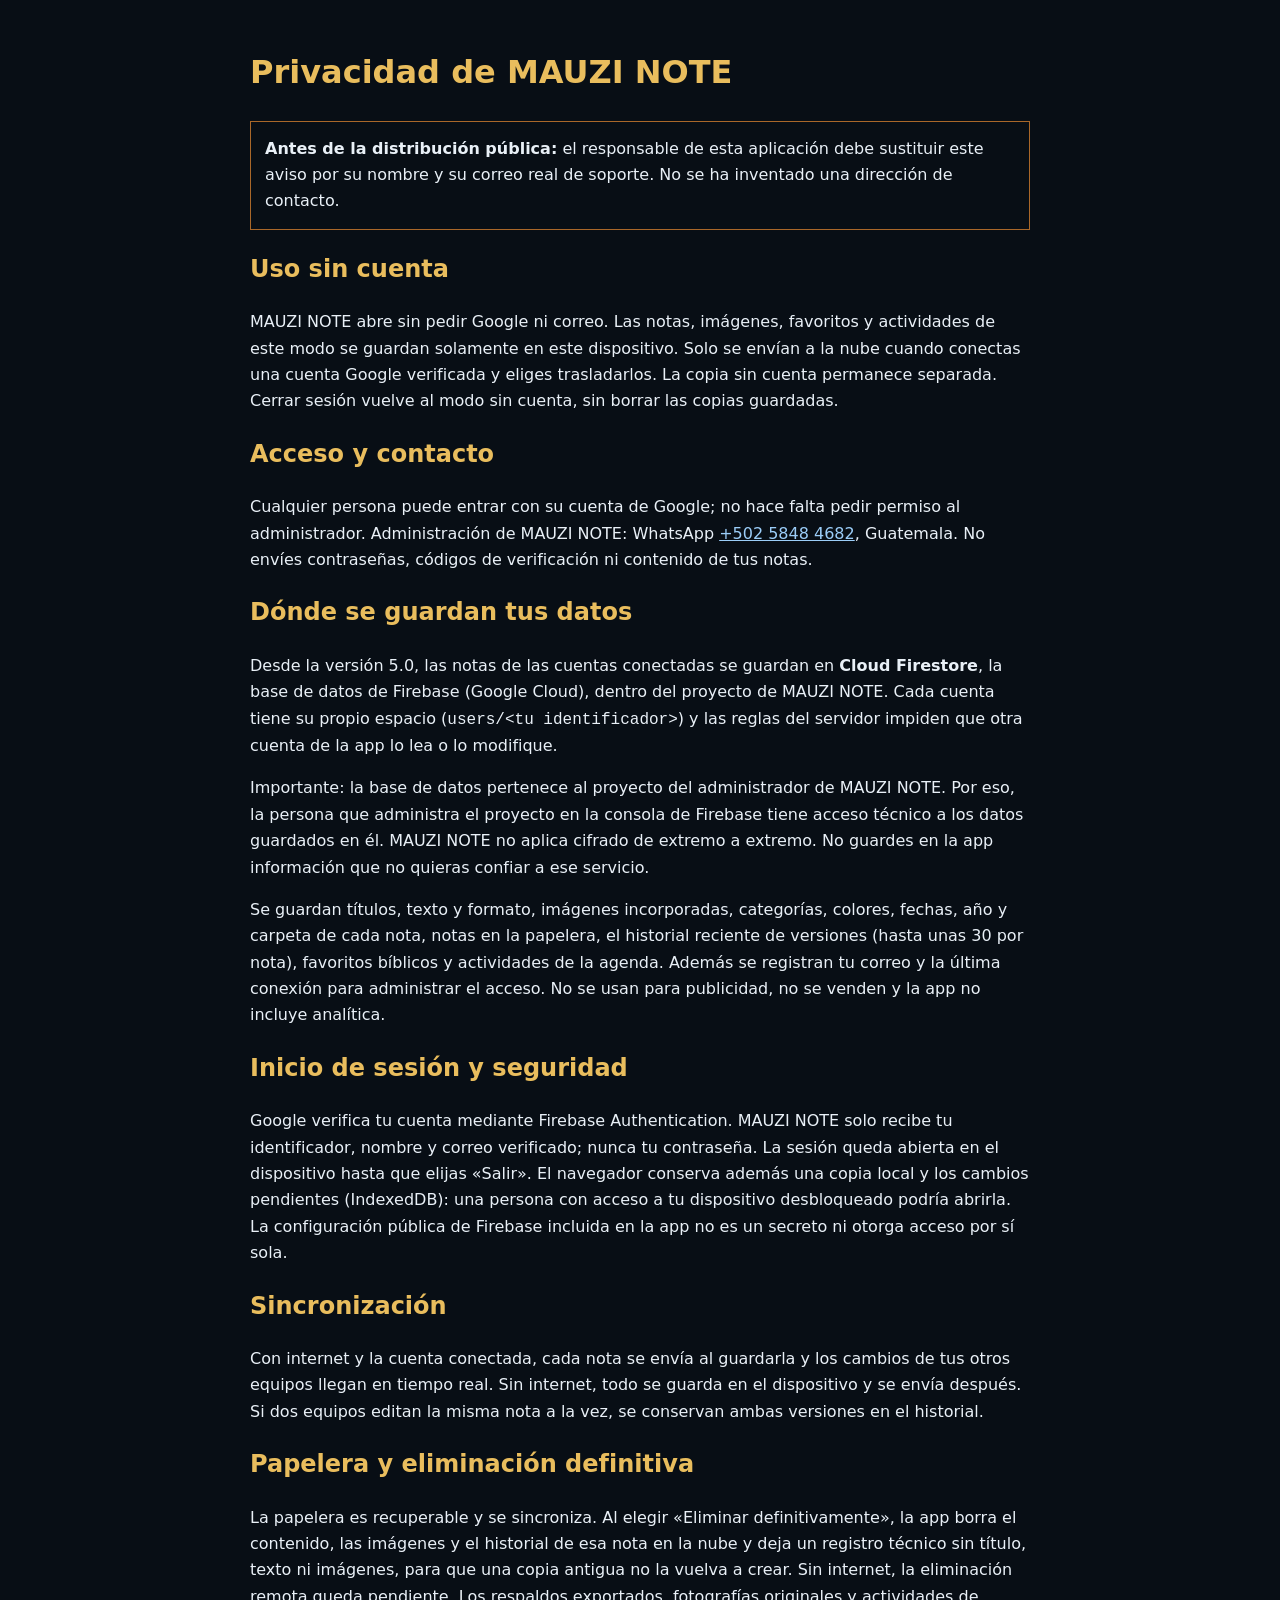
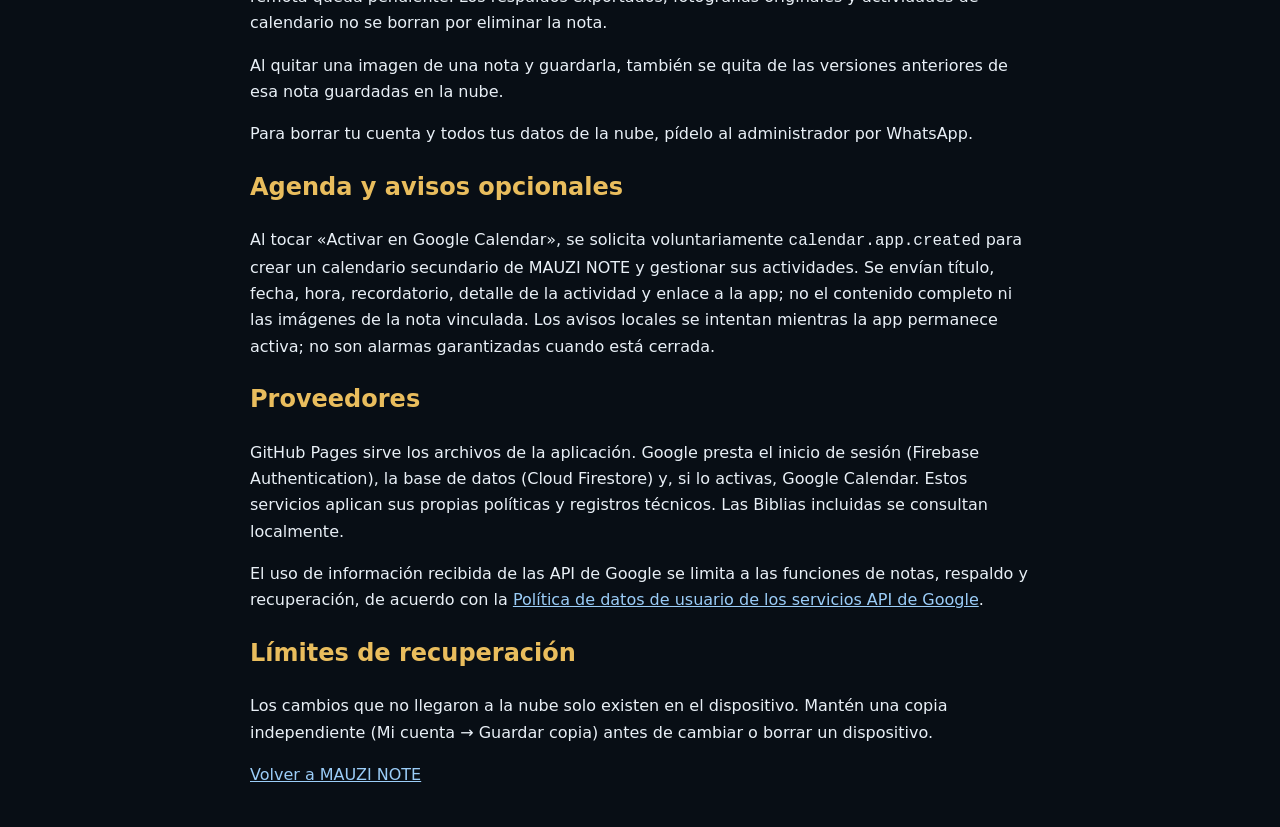
<file: PRIVACIDAD.html>
<!doctype html><html lang="es"><meta charset="utf-8"><meta name="viewport" content="width=device-width,initial-scale=1"><title>Privacidad · MAUZI NOTE</title><style>body{max-width:780px;margin:auto;padding:25px;background:#080e15;color:#e9f0f7;font:16px/1.65 system-ui}h1,h2{color:#e9bd5d}a{color:#9bcdf8}.notice{border:1px solid #a96729;padding:14px}code{overflow-wrap:anywhere}</style><h1>Privacidad de MAUZI NOTE</h1>
<p class="notice"><strong>Antes de la distribución pública:</strong> el responsable de esta aplicación debe sustituir este aviso por su nombre y su correo real de soporte. No se ha inventado una dirección de contacto.</p>
<h2>Uso sin cuenta</h2><p>MAUZI NOTE abre sin pedir Google ni correo. Las notas, imágenes, favoritos y actividades de este modo se guardan solamente en este dispositivo. Solo se envían a la nube cuando conectas una cuenta Google verificada y eliges trasladarlos. La copia sin cuenta permanece separada. Cerrar sesión vuelve al modo sin cuenta, sin borrar las copias guardadas.</p>
<h2>Acceso y contacto</h2>
<p>Cualquier persona puede entrar con su cuenta de Google; no hace falta pedir permiso al administrador. Administración de MAUZI NOTE: WhatsApp <a href="https://wa.me/50258484682" target="_blank" rel="noopener noreferrer">+502 5848 4682</a>, Guatemala. No envíes contraseñas, códigos de verificación ni contenido de tus notas.</p>
<h2>Dónde se guardan tus datos</h2><p>Desde la versión 5.0, las notas de las cuentas conectadas se guardan en <strong>Cloud Firestore</strong>, la base de datos de Firebase (Google Cloud), dentro del proyecto de MAUZI NOTE. Cada cuenta tiene su propio espacio (<code>users/&lt;tu identificador&gt;</code>) y las reglas del servidor impiden que otra cuenta de la app lo lea o lo modifique.</p>
<p>Importante: la base de datos pertenece al proyecto del administrador de MAUZI NOTE. Por eso, la persona que administra el proyecto en la consola de Firebase tiene acceso técnico a los datos guardados en él. MAUZI NOTE no aplica cifrado de extremo a extremo. No guardes en la app información que no quieras confiar a ese servicio.</p>
<p>Se guardan títulos, texto y formato, imágenes incorporadas, categorías, colores, fechas, año y carpeta de cada nota, notas en la papelera, el historial reciente de versiones (hasta unas 30 por nota), favoritos bíblicos y actividades de la agenda. Además se registran tu correo y la última conexión para administrar el acceso. No se usan para publicidad, no se venden y la app no incluye analítica.</p>
<h2>Inicio de sesión y seguridad</h2><p>Google verifica tu cuenta mediante Firebase Authentication. MAUZI NOTE solo recibe tu identificador, nombre y correo verificado; nunca tu contraseña. La sesión queda abierta en el dispositivo hasta que elijas «Salir». El navegador conserva además una copia local y los cambios pendientes (IndexedDB): una persona con acceso a tu dispositivo desbloqueado podría abrirla. La configuración pública de Firebase incluida en la app no es un secreto ni otorga acceso por sí sola.</p>
<h2>Sincronización</h2><p>Con internet y la cuenta conectada, cada nota se envía al guardarla y los cambios de tus otros equipos llegan en tiempo real. Sin internet, todo se guarda en el dispositivo y se envía después. Si dos equipos editan la misma nota a la vez, se conservan ambas versiones en el historial.</p>
<h2>Papelera y eliminación definitiva</h2><p>La papelera es recuperable y se sincroniza. Al elegir «Eliminar definitivamente», la app borra el contenido, las imágenes y el historial de esa nota en la nube y deja un registro técnico sin título, texto ni imágenes, para que una copia antigua no la vuelva a crear. Sin internet, la eliminación remota queda pendiente. Los respaldos exportados, fotografías originales y actividades de calendario no se borran por eliminar la nota.</p>
<p>Al quitar una imagen de una nota y guardarla, también se quita de las versiones anteriores de esa nota guardadas en la nube.</p>
<p>Para borrar tu cuenta y todos tus datos de la nube, pídelo al administrador por WhatsApp.</p>
<h2>Agenda y avisos opcionales</h2><p>Al tocar «Activar en Google Calendar», se solicita voluntariamente <code>calendar.app.created</code> para crear un calendario secundario de MAUZI NOTE y gestionar sus actividades. Se envían título, fecha, hora, recordatorio, detalle de la actividad y enlace a la app; no el contenido completo ni las imágenes de la nota vinculada. Los avisos locales se intentan mientras la app permanece activa; no son alarmas garantizadas cuando está cerrada.</p>
<h2>Proveedores</h2><p>GitHub Pages sirve los archivos de la aplicación. Google presta el inicio de sesión (Firebase Authentication), la base de datos (Cloud Firestore) y, si lo activas, Google Calendar. Estos servicios aplican sus propias políticas y registros técnicos. Las Biblias incluidas se consultan localmente.</p>
<p>El uso de información recibida de las API de Google se limita a las funciones de notas, respaldo y recuperación, de acuerdo con la <a href="https://developers.google.com/terms/api-services-user-data-policy">Política de datos de usuario de los servicios API de Google</a>.</p>
<h2>Límites de recuperación</h2><p>Los cambios que no llegaron a la nube solo existen en el dispositivo. Mantén una copia independiente (Mi cuenta → Guardar copia) antes de cambiar o borrar un dispositivo.</p>
<p><a href="./index.html">Volver a MAUZI NOTE</a></p></html>
</file>
